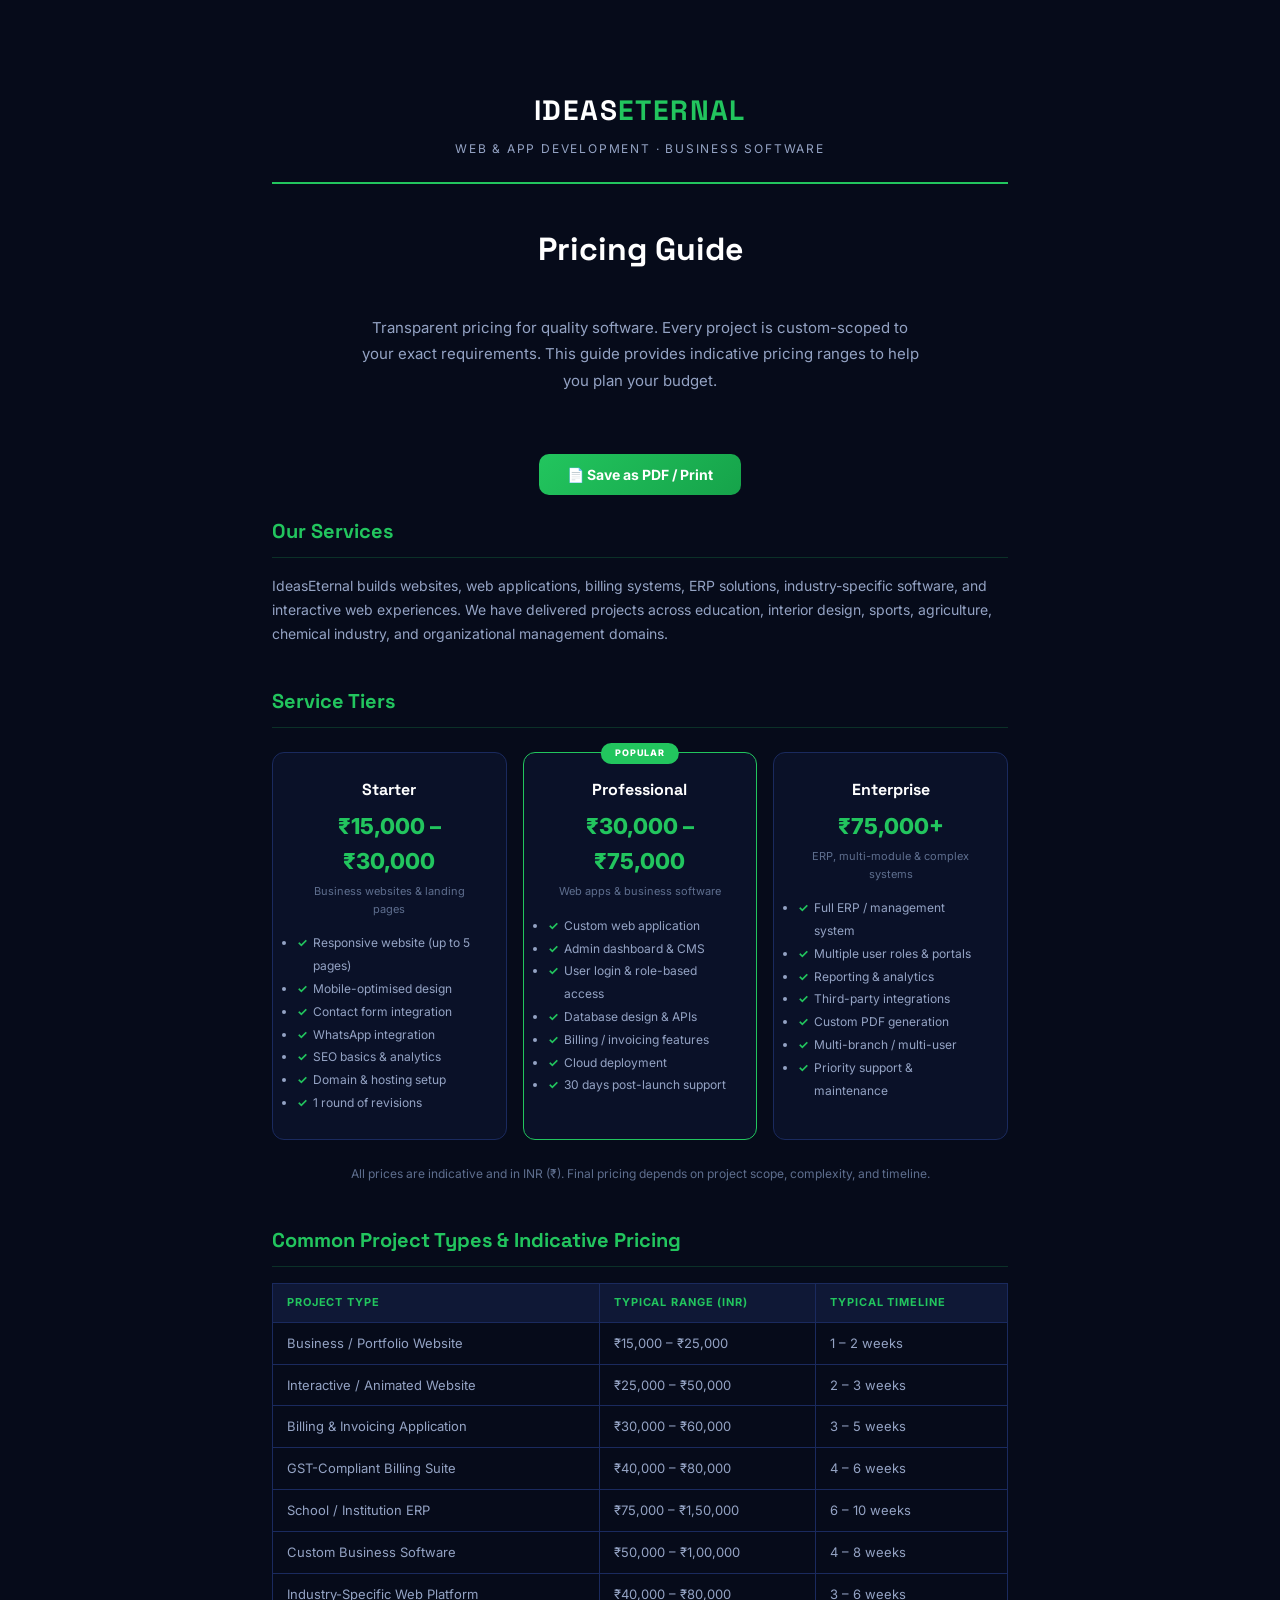
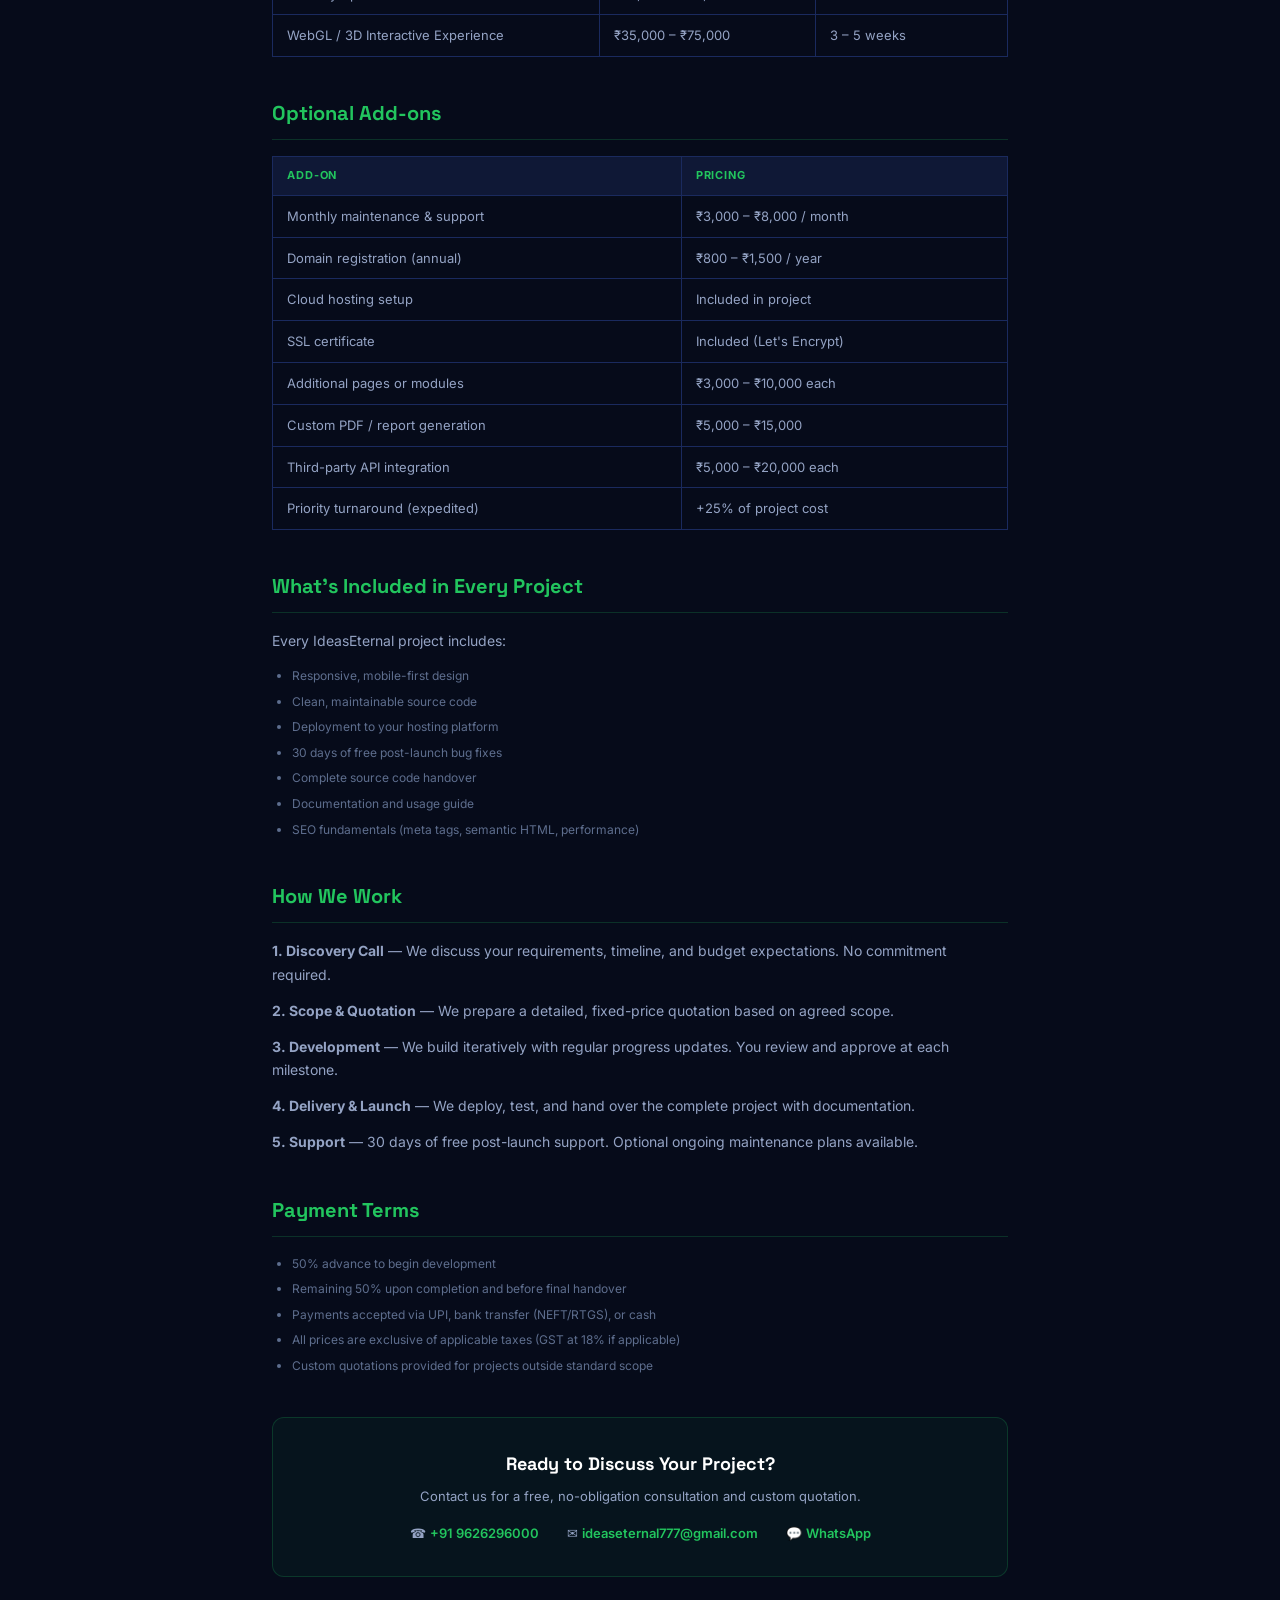
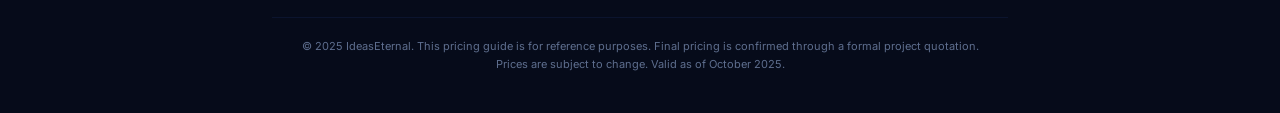
<file: ideaseternal-pricing-guide.html>
<!DOCTYPE html>
<html lang="en">
<head>
<meta charset="UTF-8">
<meta name="viewport" content="width=device-width, initial-scale=1.0">
<title>IdeasEternal — Pricing Guide</title>
<link rel="preconnect" href="https://fonts.googleapis.com">
<link rel="preconnect" href="https://fonts.gstatic.com" crossorigin>
<link href="https://fonts.googleapis.com/css2?family=Inter:wght@400;500;600;700&family=Space+Grotesk:wght@500;600;700;800&display=swap" rel="stylesheet">
<style>
@media print{
  body{-webkit-print-color-adjust:exact;print-color-adjust:exact}
  .no-print{display:none!important}
  .page-break{page-break-after:always}
  @page{margin:1cm}
}
:root{--bg:#060b1a;--bg2:#0a1128;--bg3:#0f1836;--border:#1a2a5e;--or:#22c55e;--txt:#eef2ff;--txts:#94a3c4;--txtm:#5e6e8e;--wh:#fff}
*{margin:0;padding:0;box-sizing:border-box}
body{font-family:'Inter',sans-serif;background:var(--bg);color:var(--txt);line-height:1.6}

.container{max-width:800px;margin:0 auto;padding:40px 32px}
.brand-bar{text-align:center;padding:48px 0 24px;border-bottom:2px solid var(--or)}
.brand-name{font-family:'Space Grotesk',sans-serif;font-size:28px;font-weight:800;color:var(--wh);letter-spacing:.05em}
.brand-name span{color:var(--or)}
.brand-tag{font-size:12px;color:var(--txts);letter-spacing:.15em;text-transform:uppercase;margin-top:6px}
.doc-title{text-align:center;margin:40px 0;font-family:'Space Grotesk',sans-serif;font-size:32px;font-weight:700;color:var(--wh)}
.doc-subtitle{text-align:center;font-size:15px;color:var(--txts);max-width:560px;margin:0 auto 40px;line-height:1.75}

.section{margin-bottom:40px}
.section-title{font-family:'Space Grotesk',sans-serif;font-size:20px;font-weight:700;color:var(--or);margin-bottom:16px;padding-bottom:10px;border-bottom:1px solid rgba(34,197,94,.2)}
.section p{font-size:14px;color:var(--txts);line-height:1.7;margin-bottom:12px}

.tier-grid{display:grid;grid-template-columns:repeat(3,1fr);gap:16px;margin:24px 0}
.tier{background:var(--bg2);border:1px solid var(--border);border-radius:12px;padding:24px;text-align:center;transition:border-color .3s ease}
.tier:hover{border-color:rgba(34,197,94,.4)}
.tier.featured{border-color:var(--or);position:relative}
.tier.featured::before{content:'POPULAR';position:absolute;top:-10px;left:50%;transform:translateX(-50%);padding:3px 14px;border-radius:100px;background:var(--or);color:#fff;font-size:9px;font-weight:800;letter-spacing:.1em}
.tier-name{font-family:'Space Grotesk',sans-serif;font-size:16px;font-weight:700;color:var(--wh);margin-bottom:6px}
.tier-range{font-size:22px;font-weight:800;color:var(--or);margin-bottom:4px}
.tier-note{font-size:11px;color:var(--txtm);margin-bottom:14px}
.tier-list{text-align:left;font-size:12px;color:var(--txts);line-height:1.9}
.tier-list li{padding-left:16px;position:relative}
.tier-list li::before{content:'✓';position:absolute;left:0;color:var(--or);font-weight:700}

.addon-table{width:100%;border-collapse:collapse;margin:16px 0;font-size:13px}
.addon-table th{text-align:left;padding:10px 14px;background:var(--bg3);color:var(--or);font-size:11px;font-weight:700;letter-spacing:.08em;text-transform:uppercase;border:1px solid var(--border)}
.addon-table td{padding:10px 14px;border:1px solid var(--border);color:var(--txts)}
.addon-table tr:hover td{background:rgba(34,197,94,.03)}

.terms{font-size:12px;color:var(--txtm);line-height:1.8}
.terms li{margin-bottom:4px}

.contact-box{text-align:center;padding:32px;background:rgba(34,197,94,.05);border:1px solid rgba(34,197,94,.2);border-radius:12px;margin-top:40px}
.contact-box h3{font-family:'Space Grotesk',sans-serif;font-size:18px;font-weight:700;color:var(--wh);margin-bottom:8px}
.contact-box p{font-size:13px;color:var(--txts);margin-bottom:16px}
.contact-info{display:flex;justify-content:center;gap:28px;flex-wrap:wrap;font-size:13px;color:var(--txts)}
.contact-info a{color:var(--or);text-decoration:none;font-weight:600}

.print-btn{display:inline-flex;align-items:center;gap:8px;padding:12px 28px;border-radius:10px;background:linear-gradient(135deg,#22c55e,#16a34a);color:#fff;border:none;cursor:pointer;font-size:14px;font-weight:700;font-family:inherit;margin:20px auto;transition:all .3s ease}
.print-btn:hover{transform:translateY(-2px);box-shadow:0 8px 24px rgba(34,197,94,.4)}

.footer-note{text-align:center;font-size:11px;color:var(--txtm);margin-top:40px;padding-top:20px;border-top:1px solid rgba(26,42,94,.3)}

@media(max-width:700px){.tier-grid{grid-template-columns:1fr}.container{padding:24px 16px}}
</style>
</head>
<body>
<div class="container">
  <div class="brand-bar">
    <div class="brand-name">IDEAS<span>ETERNAL</span></div>
    <div class="brand-tag">Web &amp; App Development &middot; Business Software</div>
  </div>

  <h1 class="doc-title">Pricing Guide</h1>
  <p class="doc-subtitle">Transparent pricing for quality software. Every project is custom-scoped to your exact requirements. This guide provides indicative pricing ranges to help you plan your budget.</p>

  <div class="no-print" style="text-align:center">
    <button class="print-btn" onclick="window.print()">&#128196; Save as PDF / Print</button>
  </div>

  <div class="section">
    <h2 class="section-title">Our Services</h2>
    <p>IdeasEternal builds websites, web applications, billing systems, ERP solutions, industry-specific software, and interactive web experiences. We have delivered projects across education, interior design, sports, agriculture, chemical industry, and organizational management domains.</p>
  </div>

  <div class="section">
    <h2 class="section-title">Service Tiers</h2>
    <div class="tier-grid">
      <div class="tier">
        <div class="tier-name">Starter</div>
        <div class="tier-range">₹15,000 – ₹30,000</div>
        <div class="tier-note">Business websites &amp; landing pages</div>
        <ul class="tier-list">
          <li>Responsive website (up to 5 pages)</li>
          <li>Mobile-optimised design</li>
          <li>Contact form integration</li>
          <li>WhatsApp integration</li>
          <li>SEO basics &amp; analytics</li>
          <li>Domain &amp; hosting setup</li>
          <li>1 round of revisions</li>
        </ul>
      </div>
      <div class="tier featured">
        <div class="tier-name">Professional</div>
        <div class="tier-range">₹30,000 – ₹75,000</div>
        <div class="tier-note">Web apps &amp; business software</div>
        <ul class="tier-list">
          <li>Custom web application</li>
          <li>Admin dashboard &amp; CMS</li>
          <li>User login &amp; role-based access</li>
          <li>Database design &amp; APIs</li>
          <li>Billing / invoicing features</li>
          <li>Cloud deployment</li>
          <li>30 days post-launch support</li>
        </ul>
      </div>
      <div class="tier">
        <div class="tier-name">Enterprise</div>
        <div class="tier-range">₹75,000+</div>
        <div class="tier-note">ERP, multi-module &amp; complex systems</div>
        <ul class="tier-list">
          <li>Full ERP / management system</li>
          <li>Multiple user roles &amp; portals</li>
          <li>Reporting &amp; analytics</li>
          <li>Third-party integrations</li>
          <li>Custom PDF generation</li>
          <li>Multi-branch / multi-user</li>
          <li>Priority support &amp; maintenance</li>
        </ul>
      </div>
    </div>
    <p style="font-size:12px;color:var(--txtm);text-align:center;margin-top:8px">All prices are indicative and in INR (₹). Final pricing depends on project scope, complexity, and timeline.</p>
  </div>

  <div class="section page-break">
    <h2 class="section-title">Common Project Types &amp; Indicative Pricing</h2>
    <table class="addon-table">
      <thead>
        <tr><th>Project Type</th><th>Typical Range (INR)</th><th>Typical Timeline</th></tr>
      </thead>
      <tbody>
        <tr><td>Business / Portfolio Website</td><td>₹15,000 – ₹25,000</td><td>1 – 2 weeks</td></tr>
        <tr><td>Interactive / Animated Website</td><td>₹25,000 – ₹50,000</td><td>2 – 3 weeks</td></tr>
        <tr><td>Billing &amp; Invoicing Application</td><td>₹30,000 – ₹60,000</td><td>3 – 5 weeks</td></tr>
        <tr><td>GST-Compliant Billing Suite</td><td>₹40,000 – ₹80,000</td><td>4 – 6 weeks</td></tr>
        <tr><td>School / Institution ERP</td><td>₹75,000 – ₹1,50,000</td><td>6 – 10 weeks</td></tr>
        <tr><td>Custom Business Software</td><td>₹50,000 – ₹1,00,000</td><td>4 – 8 weeks</td></tr>
        <tr><td>Industry-Specific Web Platform</td><td>₹40,000 – ₹80,000</td><td>3 – 6 weeks</td></tr>
        <tr><td>WebGL / 3D Interactive Experience</td><td>₹35,000 – ₹75,000</td><td>3 – 5 weeks</td></tr>
      </tbody>
    </table>
  </div>

  <div class="section">
    <h2 class="section-title">Optional Add-ons</h2>
    <table class="addon-table">
      <thead>
        <tr><th>Add-on</th><th>Pricing</th></tr>
      </thead>
      <tbody>
        <tr><td>Monthly maintenance &amp; support</td><td>₹3,000 – ₹8,000 / month</td></tr>
        <tr><td>Domain registration (annual)</td><td>₹800 – ₹1,500 / year</td></tr>
        <tr><td>Cloud hosting setup</td><td>Included in project</td></tr>
        <tr><td>SSL certificate</td><td>Included (Let's Encrypt)</td></tr>
        <tr><td>Additional pages or modules</td><td>₹3,000 – ₹10,000 each</td></tr>
        <tr><td>Custom PDF / report generation</td><td>₹5,000 – ₹15,000</td></tr>
        <tr><td>Third-party API integration</td><td>₹5,000 – ₹20,000 each</td></tr>
        <tr><td>Priority turnaround (expedited)</td><td>+25% of project cost</td></tr>
      </tbody>
    </table>
  </div>

  <div class="section">
    <h2 class="section-title">What's Included in Every Project</h2>
    <p>Every IdeasEternal project includes:</p>
    <ul class="terms" style="padding-left:20px;margin-top:8px">
      <li>Responsive, mobile-first design</li>
      <li>Clean, maintainable source code</li>
      <li>Deployment to your hosting platform</li>
      <li>30 days of free post-launch bug fixes</li>
      <li>Complete source code handover</li>
      <li>Documentation and usage guide</li>
      <li>SEO fundamentals (meta tags, semantic HTML, performance)</li>
    </ul>
  </div>

  <div class="section">
    <h2 class="section-title">How We Work</h2>
    <p><strong>1. Discovery Call</strong> — We discuss your requirements, timeline, and budget expectations. No commitment required.</p>
    <p><strong>2. Scope &amp; Quotation</strong> — We prepare a detailed, fixed-price quotation based on agreed scope.</p>
    <p><strong>3. Development</strong> — We build iteratively with regular progress updates. You review and approve at each milestone.</p>
    <p><strong>4. Delivery &amp; Launch</strong> — We deploy, test, and hand over the complete project with documentation.</p>
    <p><strong>5. Support</strong> — 30 days of free post-launch support. Optional ongoing maintenance plans available.</p>
  </div>

  <div class="section">
    <h2 class="section-title">Payment Terms</h2>
    <ul class="terms" style="padding-left:20px">
      <li>50% advance to begin development</li>
      <li>Remaining 50% upon completion and before final handover</li>
      <li>Payments accepted via UPI, bank transfer (NEFT/RTGS), or cash</li>
      <li>All prices are exclusive of applicable taxes (GST at 18% if applicable)</li>
      <li>Custom quotations provided for projects outside standard scope</li>
    </ul>
  </div>

  <div class="contact-box">
    <h3>Ready to Discuss Your Project?</h3>
    <p>Contact us for a free, no-obligation consultation and custom quotation.</p>
    <div class="contact-info">
      <span>&#9742; <a href="tel:+919626296000">+91 9626296000</a></span>
      <span>&#9993; <a href="mailto:ideaseternal777@gmail.com">ideaseternal777@gmail.com</a></span>
      <span>&#128172; <a href="https://wa.me/919626296000">WhatsApp</a></span>
    </div>
  </div>

  <div class="footer-note">
    &copy; 2025 IdeasEternal. This pricing guide is for reference purposes. Final pricing is confirmed through a formal project quotation.<br>
    Prices are subject to change. Valid as of October 2025.
  </div>
</div>
</body>
</html>
</file>
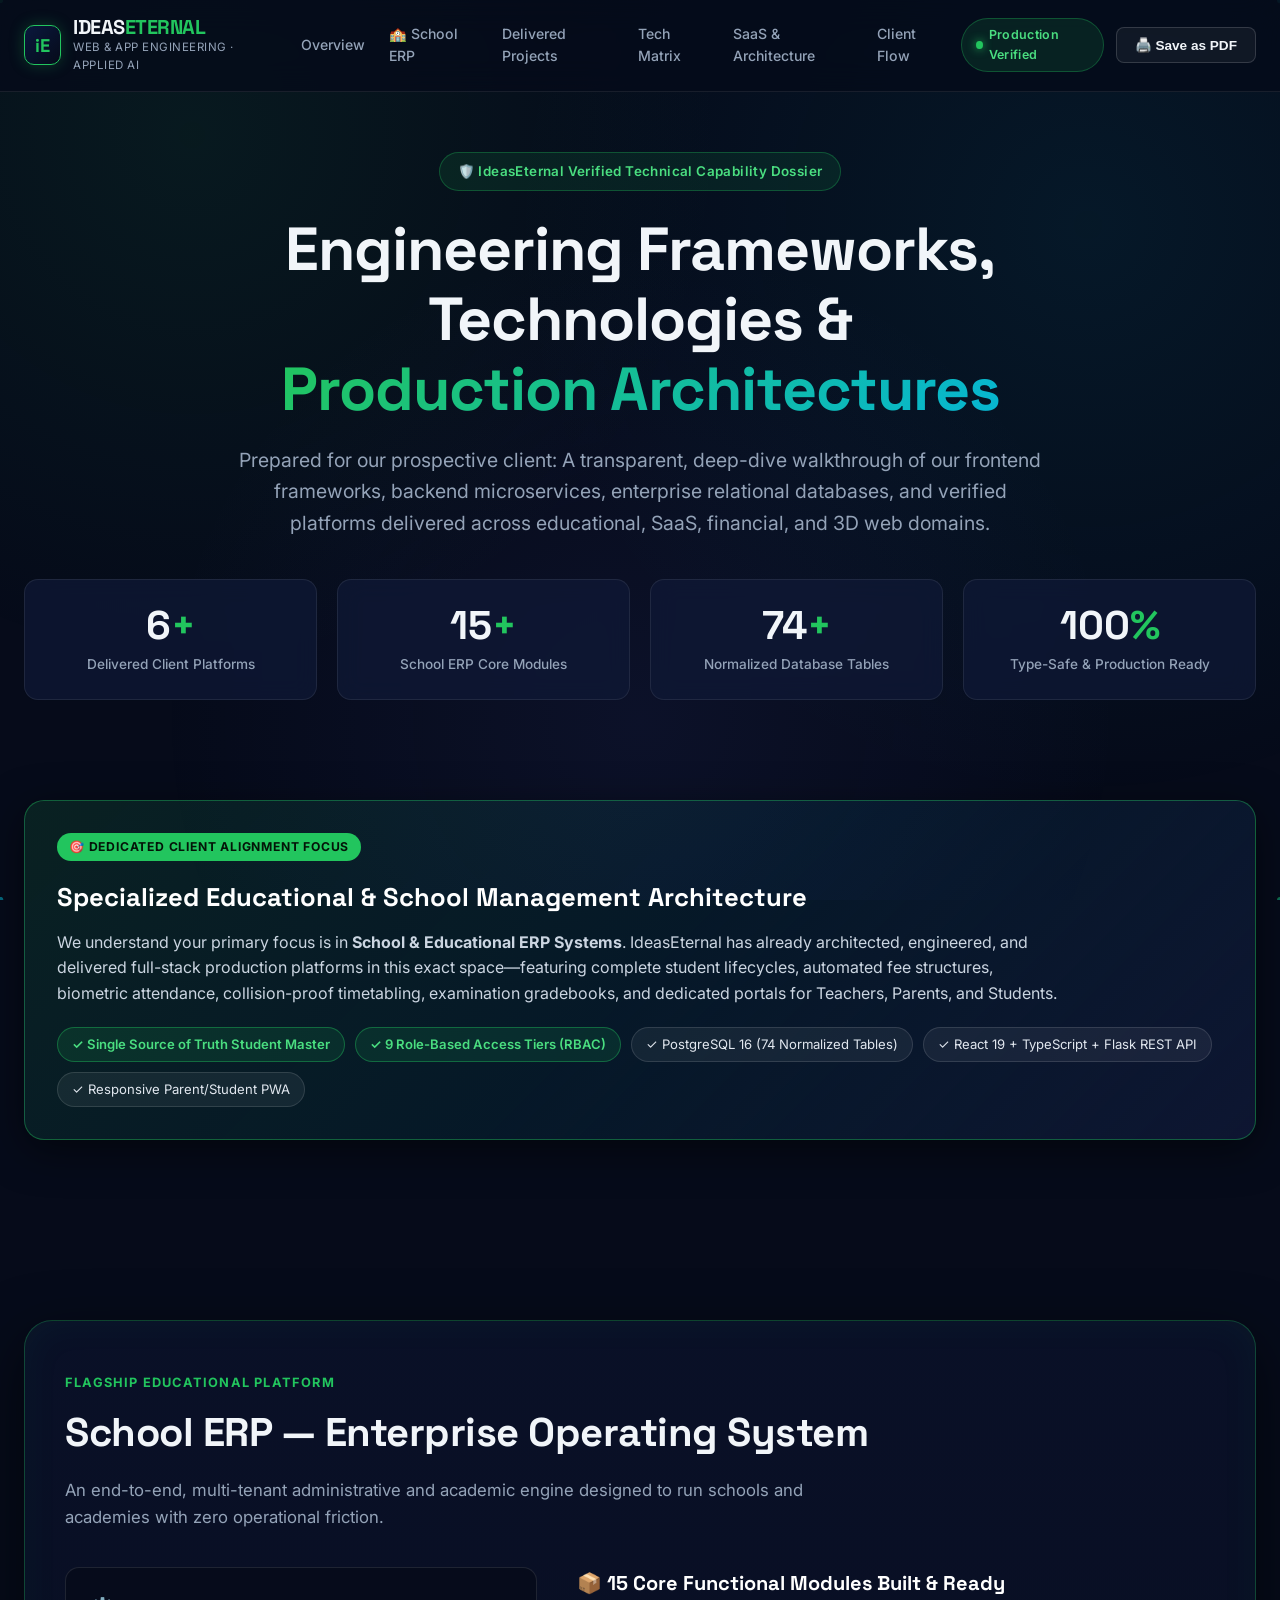
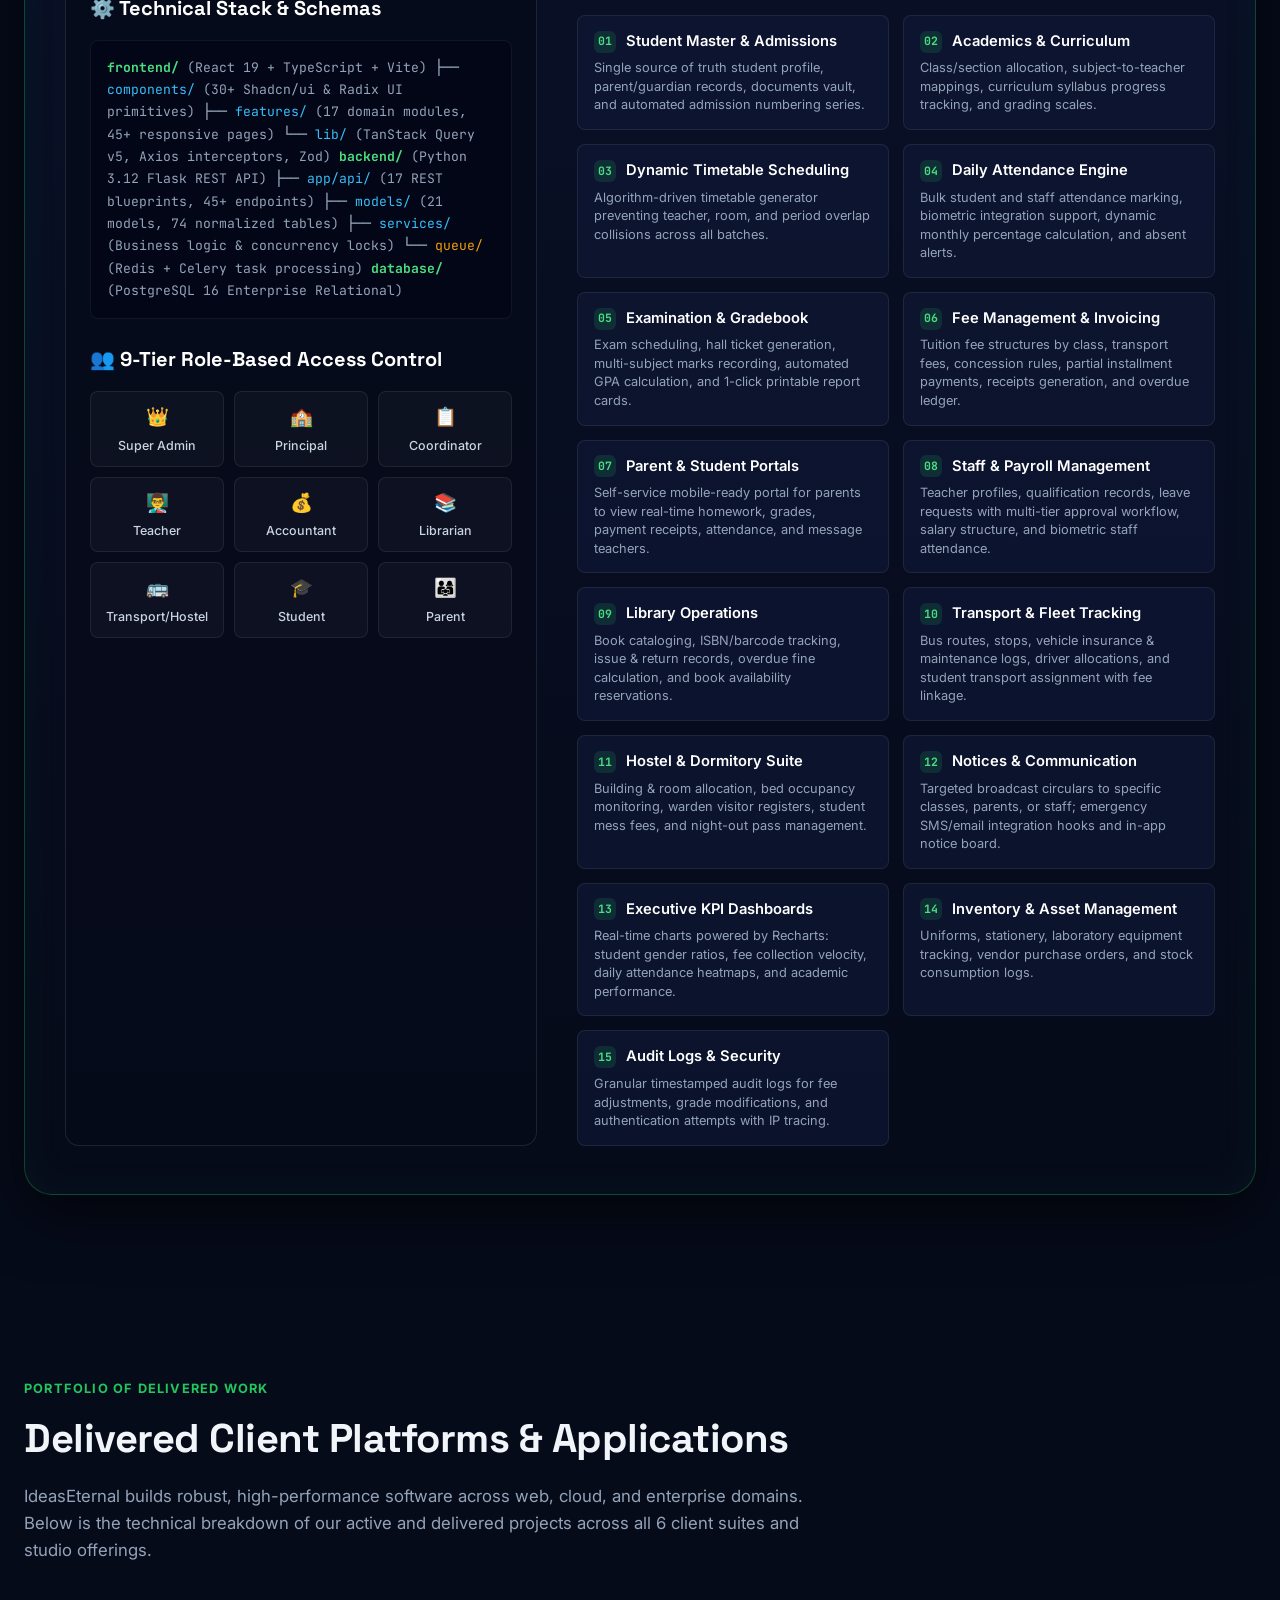
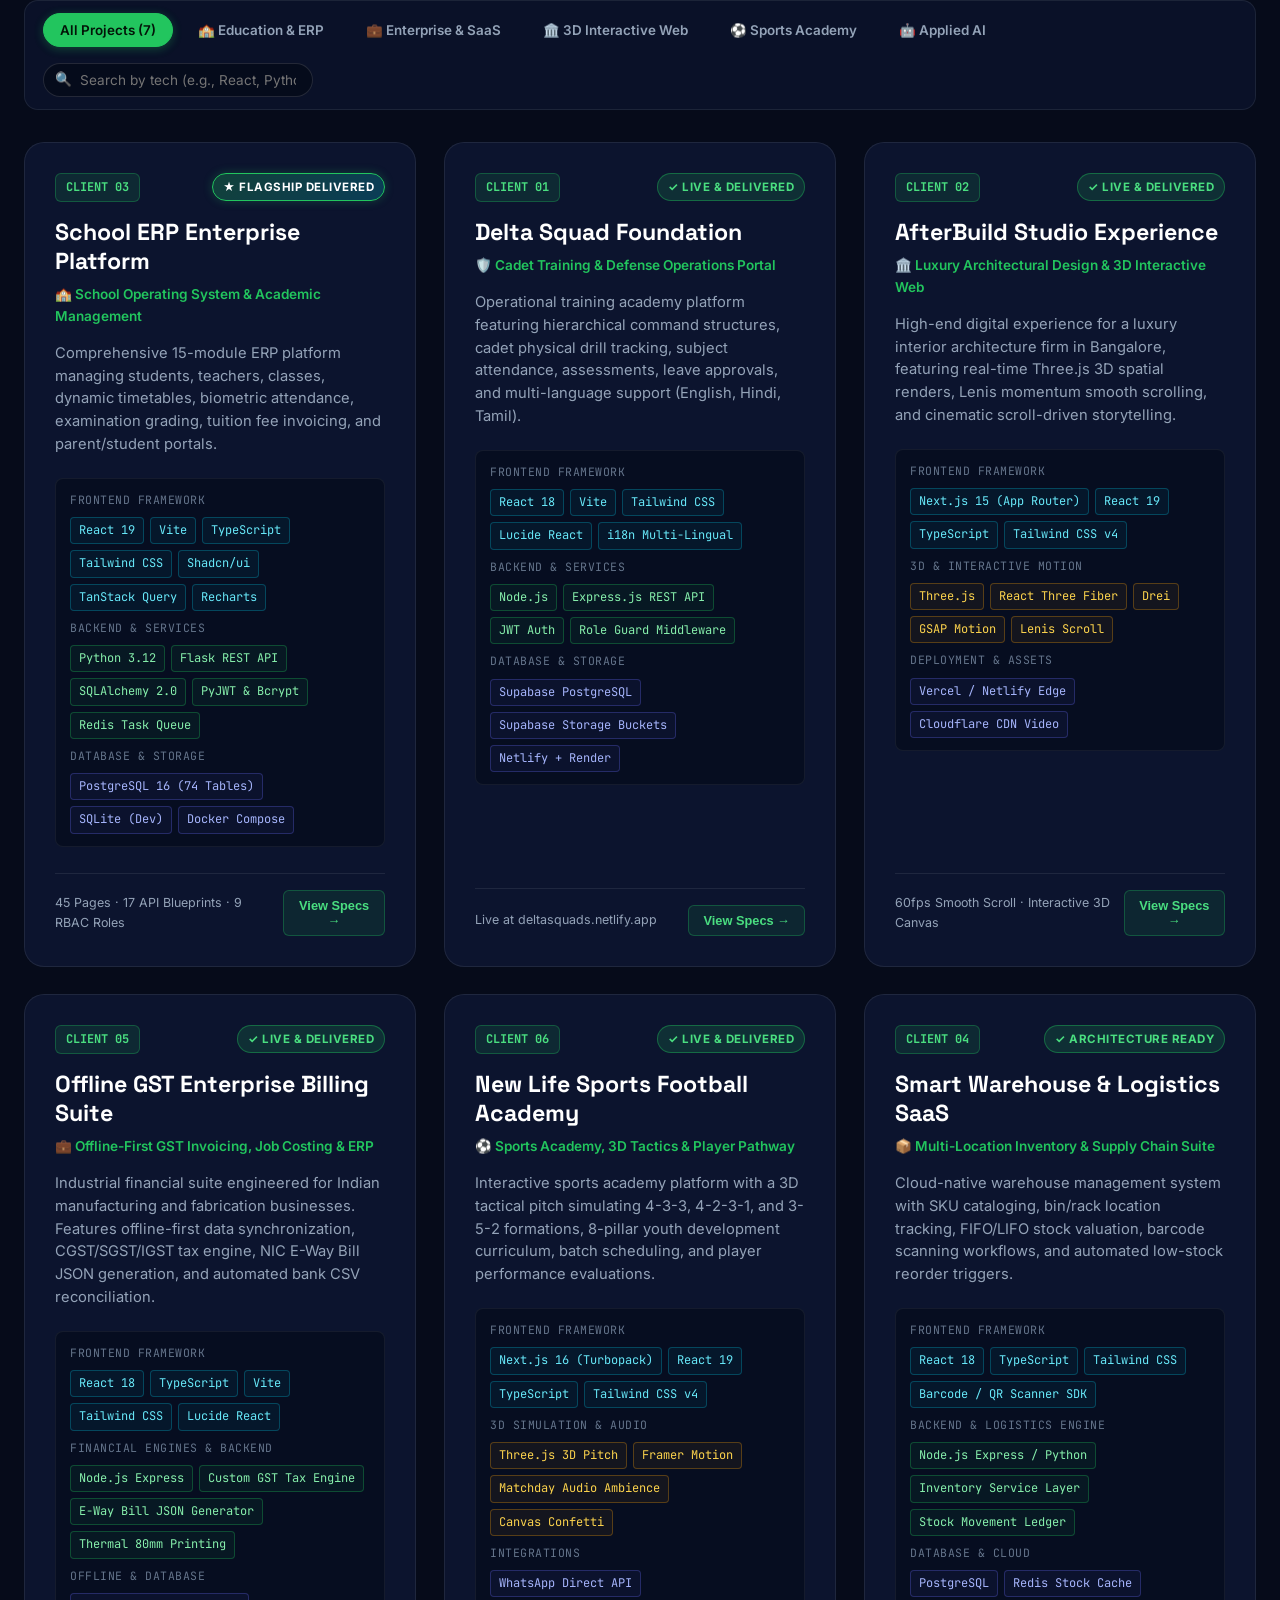
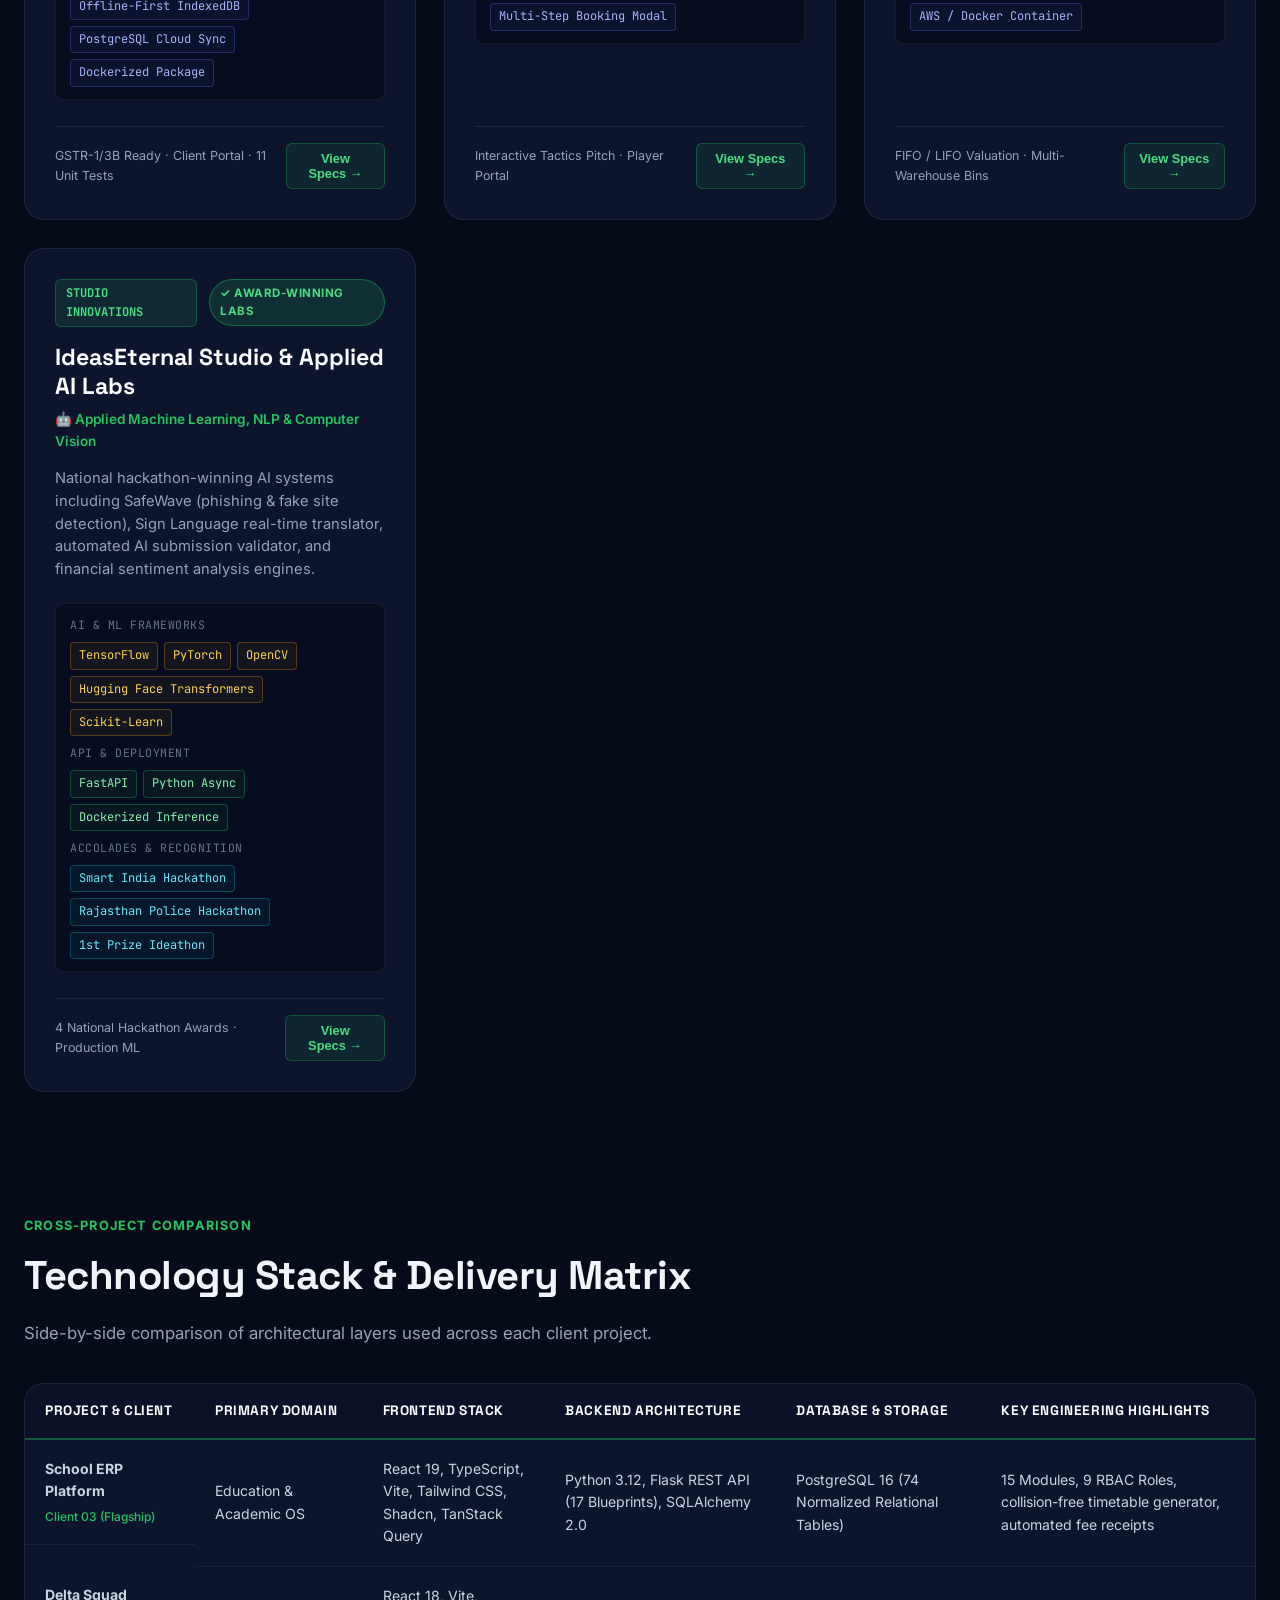
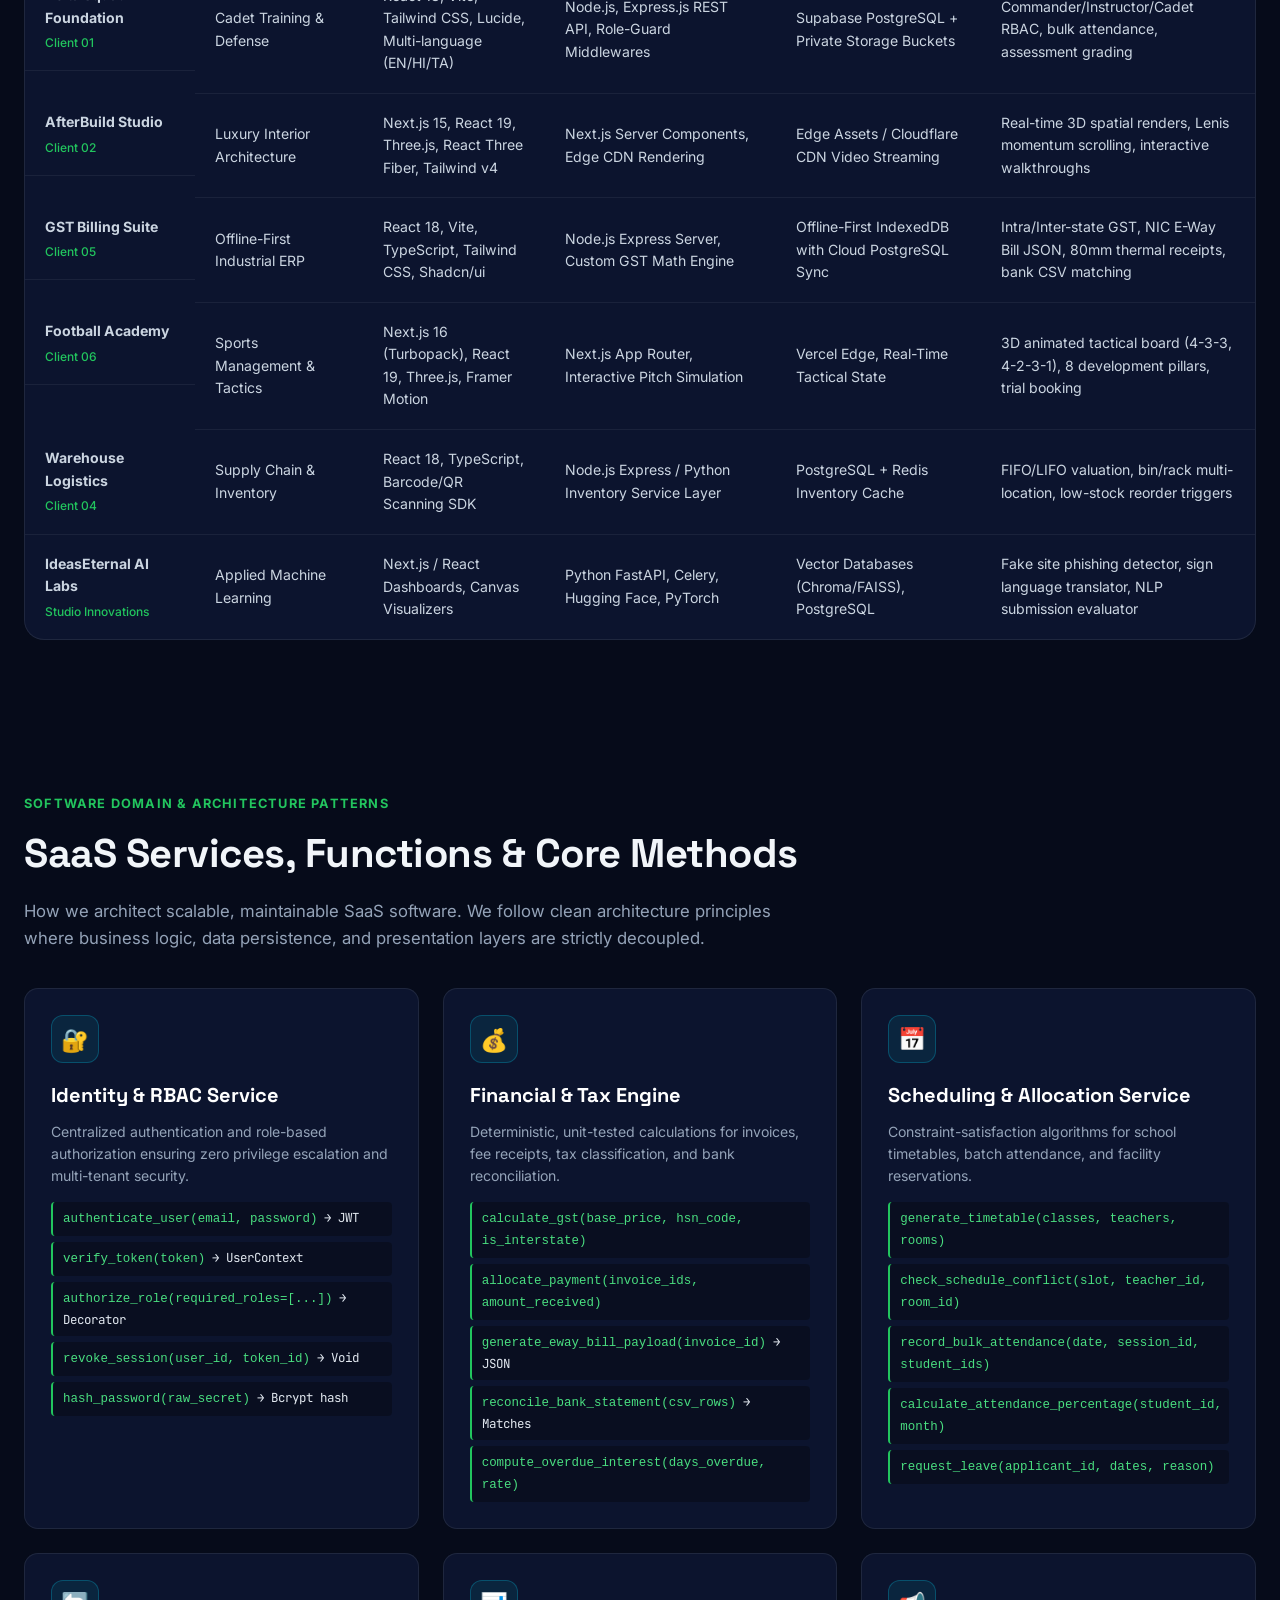
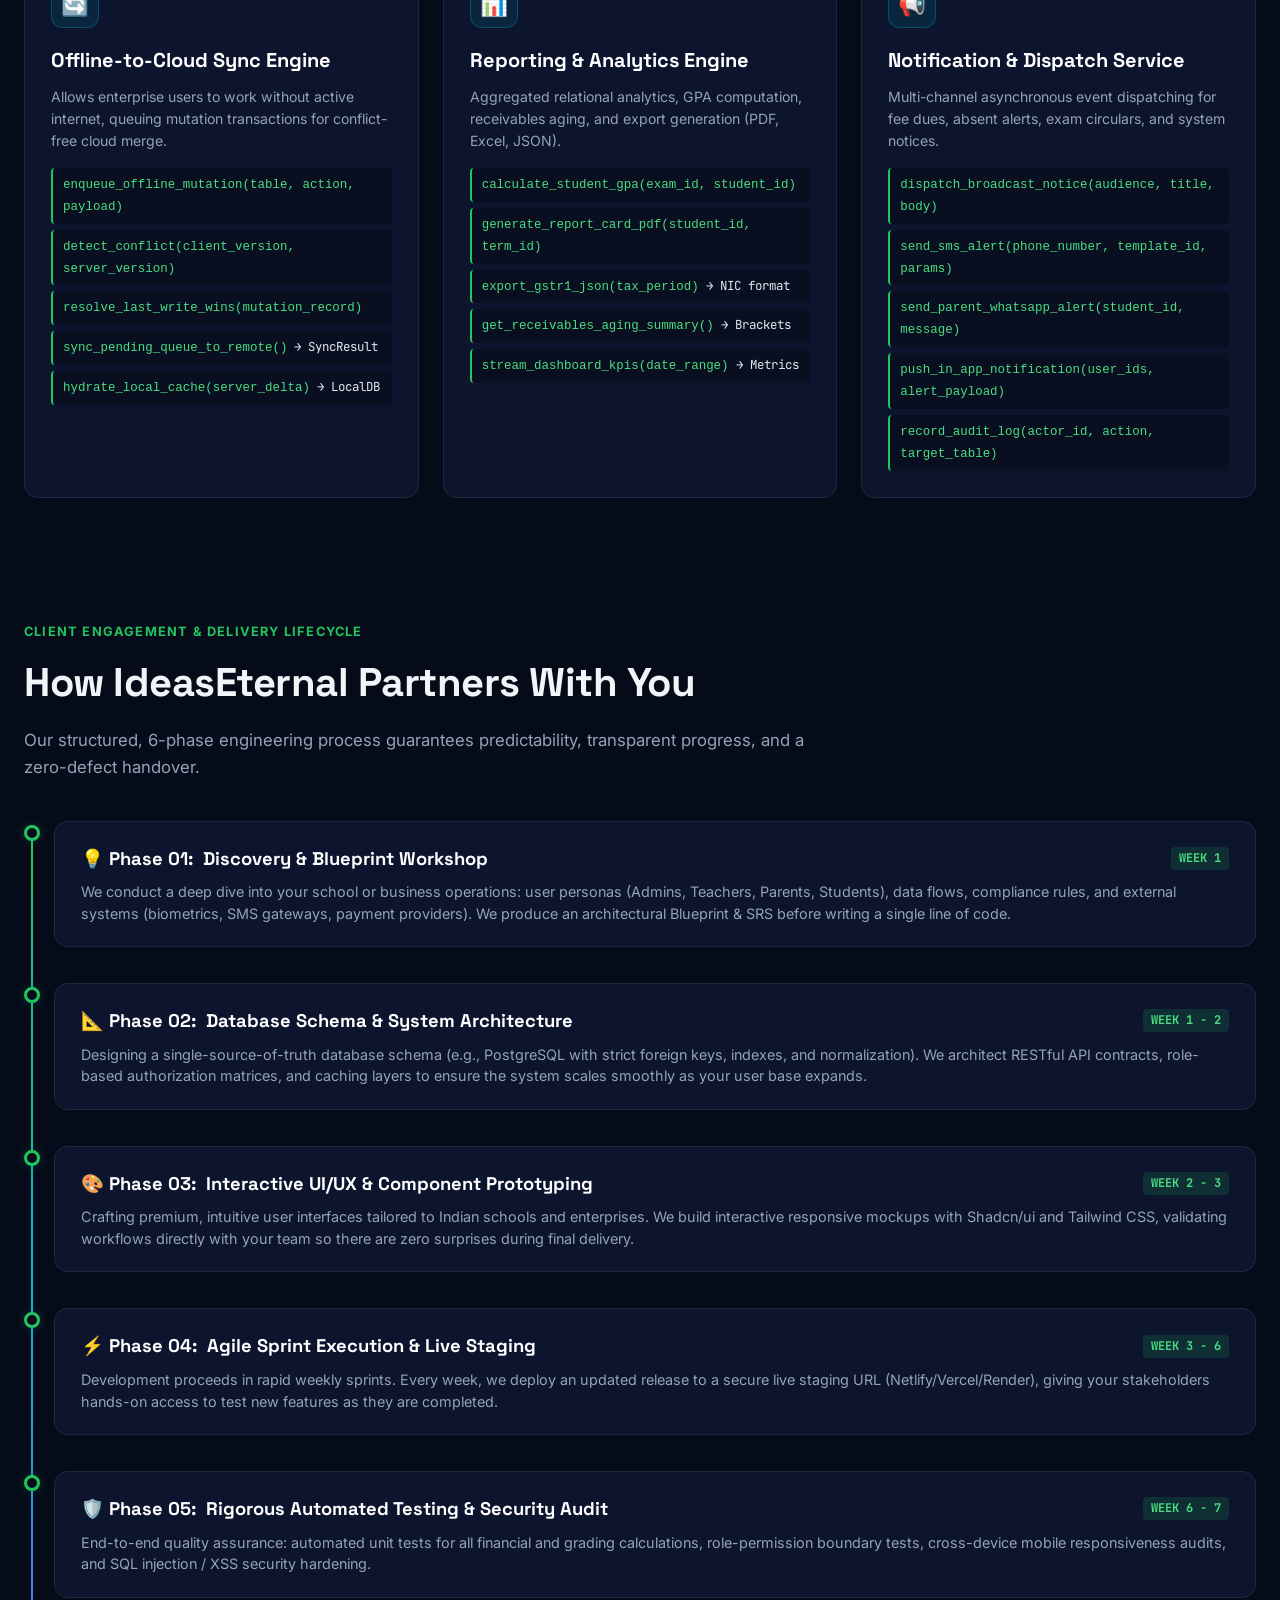
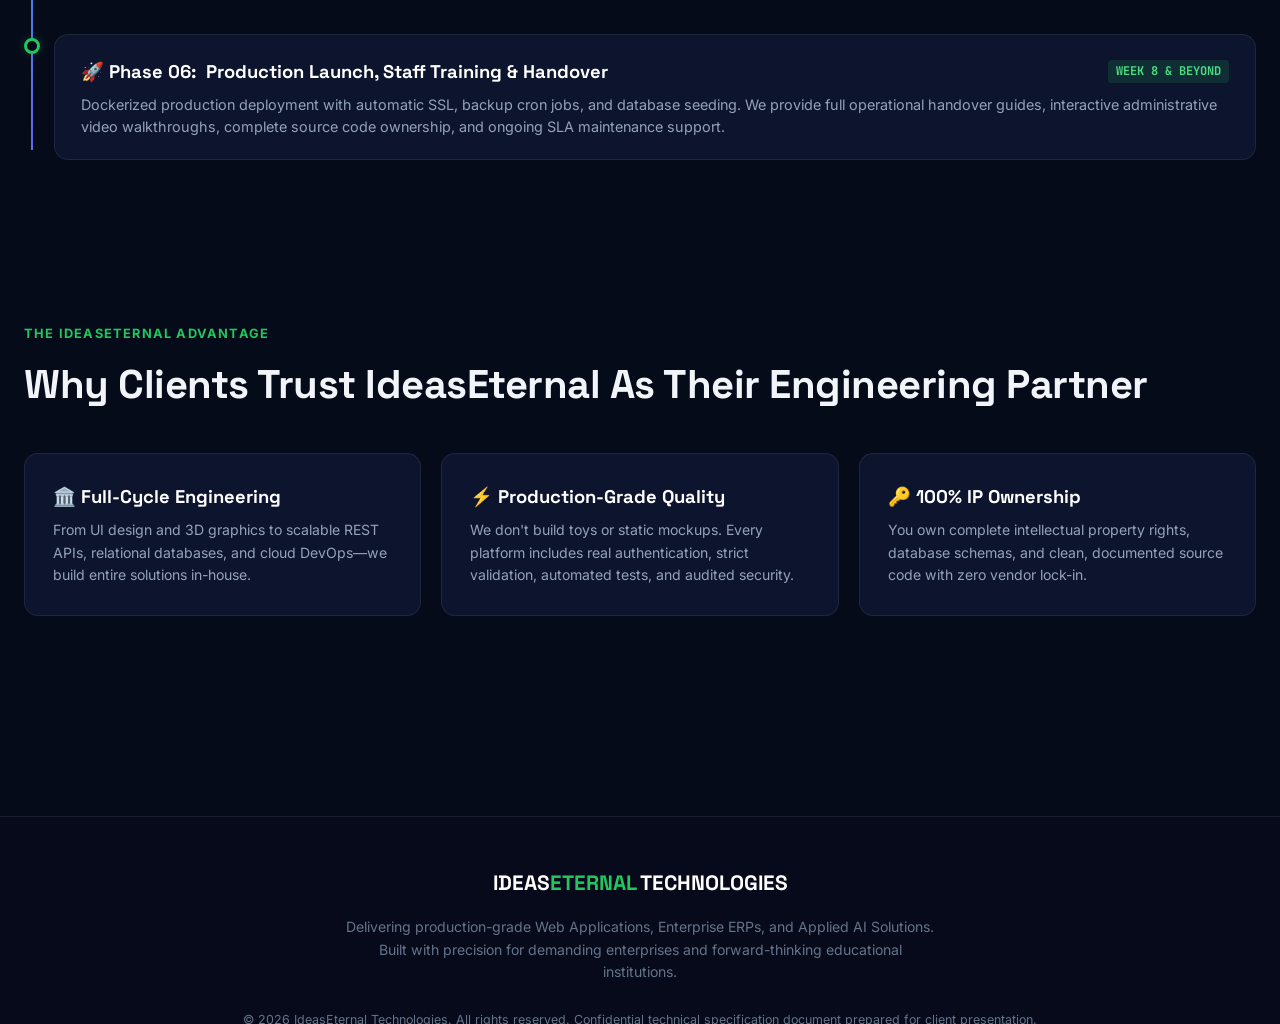
<file: tech_stack_and_projects_showcase.html>
<!DOCTYPE html>
<html lang="en">
<head>
  <meta charset="UTF-8">
  <meta name="viewport" content="width=device-width, initial-scale=1.0">
  <title>IdeasEternal — Technology Stack, Software Architecture & Delivered Projects Showcase</title>
  <meta name="description" content="Comprehensive technical dossier of frameworks, backend services, enterprise databases, and verified client deliverables built by IdeasEternal Technologies.">
  <link rel="preconnect" href="https://fonts.googleapis.com">
  <link rel="preconnect" href="https://fonts.gstatic.com" crossorigin>
  <link href="https://fonts.googleapis.com/css2?family=Inter:wght@300;400;500;600;700;800;900&family=JetBrains+Mono:wght@400;500;600;700&family=Space+Grotesk:wght@400;500;600;700&display=swap" rel="stylesheet">
  <style>
    :root {
      --bg: #060b1a;
      --bg-alt: #0a1128;
      --card-bg: rgba(15, 24, 54, 0.75);
      --card-border: rgba(34, 197, 94, 0.2);
      --card-hover-border: rgba(34, 197, 94, 0.6);
      --primary: #22c55e;
      --primary-light: #4ade80;
      --primary-dark: #16a34a;
      --primary-glow: rgba(34, 197, 94, 0.25);
      --cyan: #06b6d4;
      --cyan-glow: rgba(6, 182, 212, 0.25);
      --indigo: #6366f1;
      --indigo-glow: rgba(99, 102, 241, 0.25);
      --amber: #f59e0b;
      --text-main: #f1f5f9;
      --text-muted: #94a3b8;
      --text-dim: #64748b;
      --surface: #0f172a;
      --surface-border: #1e293b;
      --font-display: 'Space Grotesk', -apple-system, BlinkMacSystemFont, sans-serif;
      --font-body: 'Inter', -apple-system, BlinkMacSystemFont, sans-serif;
      --font-mono: 'JetBrains Mono', monospace;
      --radius-sm: 8px;
      --radius-md: 14px;
      --radius-lg: 20px;
      --radius-xl: 28px;
      --shadow-subtle: 0 4px 20px rgba(0, 0, 0, 0.4);
      --shadow-glow: 0 0 35px var(--primary-glow);
      --transition: all 0.3s cubic-bezier(0.16, 1, 0.3, 1);
    }

    * {
      box-sizing: border-box;
      margin: 0;
      padding: 0;
    }

    html {
      scroll-behavior: smooth;
      background: var(--bg);
      color: var(--text-main);
      font-family: var(--font-body);
      line-height: 1.6;
    }

    body {
      overflow-x: hidden;
      min-height: 100vh;
      position: relative;
    }

    /* Background canvas & atmospheric mesh */
    #particle-canvas {
      position: fixed;
      top: 0;
      left: 0;
      width: 100%;
      height: 100%;
      z-index: 0;
      pointer-events: none;
      opacity: 0.55;
    }

    .bg-mesh {
      position: fixed;
      top: 0;
      left: 0;
      width: 100%;
      height: 100%;
      background: 
        radial-gradient(circle at 15% 15%, rgba(34, 197, 94, 0.08) 0%, transparent 40%),
        radial-gradient(circle at 85% 25%, rgba(6, 182, 212, 0.08) 0%, transparent 45%),
        radial-gradient(circle at 50% 80%, rgba(99, 102, 241, 0.07) 0%, transparent 50%);
      z-index: 0;
      pointer-events: none;
    }

    .content-wrapper {
      position: relative;
      z-index: 1;
      max-width: 1400px;
      margin: 0 auto;
      padding: 0 24px;
    }

    /* TOP NAVIGATION */
    header.header {
      position: sticky;
      top: 0;
      z-index: 100;
      backdrop-filter: blur(16px);
      -webkit-backdrop-filter: blur(16px);
      background: rgba(6, 11, 26, 0.82);
      border-bottom: 1px solid rgba(255, 255, 255, 0.08);
      transition: var(--transition);
    }

    .nav-inner {
      max-width: 1400px;
      margin: 0 auto;
      padding: 16px 24px;
      display: flex;
      align-items: center;
      justify-content: space-between;
      gap: 16px;
    }

    .brand {
      display: flex;
      align-items: center;
      gap: 12px;
      text-decoration: none;
      color: var(--text-main);
    }

    .brand-logo {
      width: 40px;
      height: 40px;
      border-radius: 10px;
      background: linear-gradient(135deg, #0a183d, #060b1a);
      border: 1px solid var(--primary);
      display: flex;
      align-items: center;
      justify-content: center;
      font-family: var(--font-display);
      font-weight: 800;
      color: var(--primary);
      font-size: 1.15rem;
      box-shadow: 0 0 15px var(--primary-glow);
    }

    .brand-text h1 {
      font-family: var(--font-display);
      font-size: 1.25rem;
      font-weight: 800;
      letter-spacing: -0.5px;
      line-height: 1.1;
    }

    .brand-text h1 span {
      color: var(--primary);
    }

    .brand-tagline {
      font-size: 0.72rem;
      color: var(--text-muted);
      letter-spacing: 0.5px;
      text-transform: uppercase;
    }

    .nav-links {
      display: flex;
      align-items: center;
      gap: 24px;
      list-style: none;
    }

    .nav-links a {
      color: var(--text-muted);
      text-decoration: none;
      font-size: 0.88rem;
      font-weight: 500;
      transition: var(--transition);
      display: flex;
      align-items: center;
      gap: 6px;
    }

    .nav-links a:hover, .nav-links a.active {
      color: var(--primary-light);
    }

    .nav-actions {
      display: flex;
      align-items: center;
      gap: 12px;
    }

    .badge-client-ready {
      display: inline-flex;
      align-items: center;
      gap: 6px;
      padding: 6px 14px;
      border-radius: 999px;
      background: rgba(34, 197, 94, 0.12);
      border: 1px solid rgba(34, 197, 94, 0.3);
      color: var(--primary-light);
      font-size: 0.78rem;
      font-weight: 600;
      letter-spacing: 0.3px;
    }

    .status-pulse {
      width: 8px;
      height: 8px;
      border-radius: 50%;
      background: var(--primary);
      box-shadow: 0 0 10px var(--primary);
      animation: pulse 2s infinite;
    }

    @keyframes pulse {
      0% { transform: scale(0.95); box-shadow: 0 0 0 0 rgba(34, 197, 94, 0.7); }
      70% { transform: scale(1.1); box-shadow: 0 0 0 8px rgba(34, 197, 94, 0); }
      100% { transform: scale(0.95); box-shadow: 0 0 0 0 rgba(34, 197, 94, 0); }
    }

    .btn {
      display: inline-flex;
      align-items: center;
      justify-content: center;
      gap: 8px;
      padding: 9px 18px;
      border-radius: var(--radius-sm);
      font-size: 0.85rem;
      font-weight: 600;
      text-decoration: none;
      cursor: pointer;
      border: 1px solid transparent;
      transition: var(--transition);
      white-space: nowrap;
    }

    .btn-primary {
      background: linear-gradient(135deg, var(--primary), var(--primary-dark));
      color: #041008;
      box-shadow: 0 4px 14px rgba(34, 197, 94, 0.35);
    }

    .btn-primary:hover {
      box-shadow: 0 6px 20px rgba(34, 197, 94, 0.55);
      transform: translateY(-2px);
    }

    .btn-secondary {
      background: rgba(255, 255, 255, 0.05);
      color: var(--text-main);
      border-color: rgba(255, 255, 255, 0.15);
    }

    .btn-secondary:hover {
      background: rgba(255, 255, 255, 0.1);
      border-color: rgba(255, 255, 255, 0.3);
      transform: translateY(-2px);
    }

    /* HERO SECTION */
    .hero {
      padding: 60px 0 40px;
      text-align: center;
      position: relative;
    }

    .hero-pill {
      display: inline-flex;
      align-items: center;
      gap: 8px;
      padding: 8px 18px;
      background: rgba(34, 197, 94, 0.1);
      border: 1px solid rgba(34, 197, 94, 0.3);
      border-radius: 999px;
      color: var(--primary-light);
      font-size: 0.84rem;
      font-weight: 600;
      margin-bottom: 24px;
      letter-spacing: 0.4px;
    }

    .hero h2 {
      font-family: var(--font-display);
      font-size: clamp(2.2rem, 5vw, 3.8rem);
      font-weight: 800;
      line-height: 1.15;
      letter-spacing: -1px;
      margin-bottom: 20px;
      max-width: 1000px;
      margin-left: auto;
      margin-right: auto;
    }

    .hero h2 .highlight {
      background: linear-gradient(135deg, #22c55e, #06b6d4);
      -webkit-background-clip: text;
      -webkit-text-fill-color: transparent;
      display: inline;
    }

    .hero p {
      color: var(--text-muted);
      font-size: clamp(1rem, 2vw, 1.22rem);
      max-width: 820px;
      margin: 0 auto 36px;
      font-weight: 400;
    }

    /* METRIC COUNTER ROW */
    .metrics-row {
      display: grid;
      grid-template-columns: repeat(auto-fit, minmax(210px, 1fr));
      gap: 20px;
      margin: 40px 0 60px;
    }

    .metric-card {
      background: var(--card-bg);
      border: 1px solid rgba(255, 255, 255, 0.08);
      border-radius: var(--radius-md);
      padding: 24px 20px;
      text-align: center;
      position: relative;
      overflow: hidden;
      transition: var(--transition);
      backdrop-filter: blur(12px);
    }

    .metric-card::before {
      content: '';
      position: absolute;
      top: 0;
      left: 0;
      width: 100%;
      height: 3px;
      background: linear-gradient(90deg, transparent, var(--primary), transparent);
      opacity: 0;
      transition: var(--transition);
    }

    .metric-card:hover {
      transform: translateY(-5px);
      border-color: var(--card-hover-border);
      box-shadow: 0 10px 30px rgba(0, 0, 0, 0.4);
    }

    .metric-card:hover::before {
      opacity: 1;
    }

    .metric-value {
      font-family: var(--font-display);
      font-size: 2.5rem;
      font-weight: 800;
      color: var(--text-main);
      line-height: 1.1;
      margin-bottom: 6px;
    }

    .metric-value span {
      color: var(--primary);
    }

    .metric-label {
      font-size: 0.85rem;
      color: var(--text-muted);
      font-weight: 500;
    }

    /* SECTION STYLING */
    section {
      padding: 60px 0;
      position: relative;
    }

    .section-header {
      margin-bottom: 36px;
    }

    .section-header .sub-badge {
      font-size: 0.8rem;
      font-weight: 700;
      text-transform: uppercase;
      letter-spacing: 1.2px;
      color: var(--primary);
      margin-bottom: 8px;
      display: inline-block;
    }

    .section-header h3 {
      font-family: var(--font-display);
      font-size: clamp(1.8rem, 3.5vw, 2.5rem);
      font-weight: 800;
      letter-spacing: -0.5px;
      margin-bottom: 12px;
    }

    .section-header p {
      color: var(--text-muted);
      font-size: 1.05rem;
      max-width: 780px;
    }

    /* CALLOUT BANNER FOR NEW CLIENT (SCHOOL FOCUS) */
    .client-callout-banner {
      background: linear-gradient(135deg, rgba(34, 197, 94, 0.12) 0%, rgba(6, 182, 212, 0.08) 50%, rgba(15, 24, 54, 0.85) 100%);
      border: 1px solid rgba(34, 197, 94, 0.4);
      border-radius: var(--radius-lg);
      padding: 32px;
      margin-bottom: 60px;
      position: relative;
      overflow: hidden;
      box-shadow: 0 10px 40px rgba(0, 0, 0, 0.5);
    }

    .callout-badge {
      display: inline-flex;
      align-items: center;
      gap: 6px;
      background: var(--primary);
      color: #041408;
      font-weight: 700;
      font-size: 0.76rem;
      padding: 4px 12px;
      border-radius: 999px;
      text-transform: uppercase;
      letter-spacing: 0.8px;
      margin-bottom: 16px;
    }

    .callout-content h4 {
      font-family: var(--font-display);
      font-size: 1.6rem;
      font-weight: 700;
      margin-bottom: 12px;
      color: #ffffff;
    }

    .callout-content p {
      color: #cbd5e1;
      font-size: 1rem;
      max-width: 1000px;
      margin-bottom: 20px;
    }

    .callout-badges {
      display: flex;
      flex-wrap: wrap;
      gap: 10px;
    }

    .pill-tag {
      background: rgba(255, 255, 255, 0.06);
      border: 1px solid rgba(255, 255, 255, 0.12);
      padding: 6px 14px;
      border-radius: 999px;
      font-size: 0.82rem;
      color: #e2e8f0;
      display: inline-flex;
      align-items: center;
      gap: 6px;
    }

    .pill-tag.accent {
      border-color: rgba(34, 197, 94, 0.4);
      background: rgba(34, 197, 94, 0.12);
      color: var(--primary-light);
      font-weight: 600;
    }

    /* SEARCH & FILTER CONTROLS */
    .filter-bar {
      display: flex;
      flex-wrap: wrap;
      align-items: center;
      justify-content: space-between;
      gap: 16px;
      margin-bottom: 32px;
      background: rgba(15, 24, 54, 0.5);
      border: 1px solid rgba(255, 255, 255, 0.08);
      border-radius: var(--radius-md);
      padding: 12px 18px;
    }

    .filter-tabs {
      display: flex;
      flex-wrap: wrap;
      gap: 8px;
    }

    .tab-btn {
      background: transparent;
      border: 1px solid transparent;
      color: var(--text-muted);
      font-family: var(--font-body);
      font-size: 0.84rem;
      font-weight: 600;
      padding: 8px 16px;
      border-radius: 999px;
      cursor: pointer;
      transition: var(--transition);
    }

    .tab-btn:hover {
      color: var(--text-main);
      background: rgba(255, 255, 255, 0.05);
    }

    .tab-btn.active {
      background: var(--primary);
      color: #031408;
      border-color: var(--primary);
      box-shadow: 0 2px 10px rgba(34, 197, 94, 0.3);
    }

    .search-box {
      position: relative;
      min-width: 260px;
    }

    .search-box input {
      width: 100%;
      background: rgba(6, 11, 26, 0.8);
      border: 1px solid rgba(255, 255, 255, 0.12);
      border-radius: 999px;
      padding: 8px 16px 8px 36px;
      color: var(--text-main);
      font-size: 0.85rem;
      font-family: var(--font-body);
      outline: none;
      transition: var(--transition);
    }

    .search-box input:focus {
      border-color: var(--primary);
      box-shadow: 0 0 15px rgba(34, 197, 94, 0.2);
    }

    .search-icon {
      position: absolute;
      left: 12px;
      top: 50%;
      transform: translateY(-50%);
      color: var(--text-dim);
      font-size: 0.85rem;
      pointer-events: none;
    }

    /* PROJECT CARDS (3D TILT EFFECT) */
    .projects-grid {
      display: grid;
      grid-template-columns: repeat(auto-fit, minmax(390px, 1fr));
      gap: 28px;
    }

    .project-card {
      background: var(--card-bg);
      border: 1px solid rgba(255, 255, 255, 0.08);
      border-radius: var(--radius-lg);
      padding: 30px;
      display: flex;
      flex-direction: column;
      justify-content: space-between;
      position: relative;
      overflow: hidden;
      transition: transform 0.4s cubic-bezier(0.16, 1, 0.3, 1), border-color 0.4s ease, box-shadow 0.4s ease;
      backdrop-filter: blur(14px);
      transform-style: preserve-3d;
      will-change: transform;
    }

    .project-card:hover {
      border-color: var(--card-hover-border);
      box-shadow: 0 16px 40px rgba(0, 0, 0, 0.5), 0 0 30px var(--primary-glow);
    }

    .card-top {
      display: flex;
      align-items: flex-start;
      justify-content: space-between;
      gap: 12px;
      margin-bottom: 16px;
    }

    .project-num-tag {
      font-family: var(--font-mono);
      font-size: 0.75rem;
      font-weight: 700;
      color: var(--primary-light);
      background: rgba(34, 197, 94, 0.12);
      border: 1px solid rgba(34, 197, 94, 0.3);
      padding: 4px 10px;
      border-radius: 6px;
    }

    .status-badge {
      font-size: 0.72rem;
      font-weight: 700;
      padding: 4px 10px;
      border-radius: 999px;
      text-transform: uppercase;
      letter-spacing: 0.5px;
    }

    .status-completed {
      background: rgba(34, 197, 94, 0.15);
      color: #4ade80;
      border: 1px solid rgba(34, 197, 94, 0.4);
    }

    .status-flagship {
      background: linear-gradient(135deg, rgba(34, 197, 94, 0.25), rgba(6, 182, 212, 0.25));
      color: #ffffff;
      border: 1px solid var(--primary);
      box-shadow: 0 0 10px var(--primary-glow);
    }

    .project-title {
      font-family: var(--font-display);
      font-size: 1.45rem;
      font-weight: 700;
      line-height: 1.25;
      margin-bottom: 8px;
      color: #ffffff;
    }

    .project-domain {
      font-size: 0.85rem;
      font-weight: 600;
      color: var(--primary);
      margin-bottom: 14px;
      display: flex;
      align-items: center;
      gap: 6px;
    }

    .project-desc {
      color: #94a3b8;
      font-size: 0.92rem;
      line-height: 1.55;
      margin-bottom: 22px;
    }

    /* TECH STACK CHIPS */
    .stack-category-group {
      background: rgba(6, 11, 26, 0.65);
      border: 1px solid rgba(255, 255, 255, 0.06);
      border-radius: var(--radius-sm);
      padding: 12px 14px;
      margin-bottom: 16px;
    }

    .stack-row {
      display: flex;
      flex-direction: column;
      gap: 8px;
      margin-bottom: 8px;
    }

    .stack-row:last-child {
      margin-bottom: 0;
    }

    .stack-label {
      font-family: var(--font-mono);
      font-size: 0.72rem;
      color: var(--text-dim);
      text-transform: uppercase;
      letter-spacing: 0.5px;
      display: flex;
      align-items: center;
      gap: 6px;
    }

    .stack-chips {
      display: flex;
      flex-wrap: wrap;
      gap: 6px;
    }

    .tech-chip {
      font-family: var(--font-mono);
      font-size: 0.75rem;
      padding: 3px 8px;
      border-radius: 4px;
      background: rgba(255, 255, 255, 0.05);
      border: 1px solid rgba(255, 255, 255, 0.1);
      color: #cbd5e1;
    }

    .tech-chip.fe { border-color: rgba(6, 182, 212, 0.3); color: #67e8f9; background: rgba(6, 182, 212, 0.06); }
    .tech-chip.be { border-color: rgba(34, 197, 94, 0.3); color: #86efac; background: rgba(34, 197, 94, 0.06); }
    .tech-chip.db { border-color: rgba(99, 102, 241, 0.3); color: #a5b4fc; background: rgba(99, 102, 241, 0.06); }
    .tech-chip.feat { border-color: rgba(245, 158, 11, 0.3); color: #fcd34d; background: rgba(245, 158, 11, 0.06); }

    /* CARD FOOTER & HIGHLIGHTS */
    .card-footer {
      border-top: 1px solid rgba(255, 255, 255, 0.08);
      padding-top: 16px;
      margin-top: 10px;
      display: flex;
      align-items: center;
      justify-content: space-between;
      gap: 12px;
    }

    .card-highlights {
      font-size: 0.78rem;
      color: var(--text-muted);
    }

    .card-btn {
      font-size: 0.8rem;
      padding: 7px 14px;
      border-radius: 6px;
      background: rgba(34, 197, 94, 0.1);
      border: 1px solid rgba(34, 197, 94, 0.3);
      color: var(--primary-light);
      cursor: pointer;
      font-weight: 600;
      transition: var(--transition);
      display: inline-flex;
      align-items: center;
      gap: 6px;
    }

    .card-btn:hover {
      background: var(--primary);
      color: #041408;
      border-color: var(--primary);
    }

    /* SCHOOL ERP SPECIAL DEEP DIVE SECTION */
    .school-special-section {
      background: linear-gradient(180deg, rgba(10, 17, 40, 0.95) 0%, rgba(6, 11, 26, 0.98) 100%);
      border: 1px solid rgba(34, 197, 94, 0.3);
      border-radius: var(--radius-xl);
      padding: 48px 40px;
      margin: 60px 0;
      box-shadow: 0 20px 60px rgba(0, 0, 0, 0.6), inset 0 0 40px rgba(34, 197, 94, 0.05);
      position: relative;
    }

    .school-grid-layout {
      display: grid;
      grid-template-columns: 1fr 1.35fr;
      gap: 40px;
      margin-top: 36px;
    }

    @media (max-width: 1024px) {
      .school-grid-layout {
        grid-template-columns: 1fr;
      }
    }

    .architecture-box {
      background: rgba(6, 11, 26, 0.85);
      border: 1px solid rgba(255, 255, 255, 0.1);
      border-radius: var(--radius-md);
      padding: 24px;
      position: relative;
    }

    .architecture-box h4 {
      font-family: var(--font-display);
      font-size: 1.25rem;
      margin-bottom: 16px;
      display: flex;
      align-items: center;
      gap: 10px;
      color: #ffffff;
    }

    .architecture-tree {
      font-family: var(--font-mono);
      font-size: 0.82rem;
      line-height: 1.7;
      color: #94a3b8;
      background: #020617;
      border: 1px solid rgba(255, 255, 255, 0.06);
      padding: 16px;
      border-radius: 8px;
      overflow-x: auto;
      margin-bottom: 20px;
    }

    .architecture-tree .tree-accent { color: var(--primary-light); font-weight: 700; }
    .architecture-tree .tree-cyan { color: #38bdf8; }
    .architecture-tree .tree-amber { color: #f59e0b; }

    .role-grid {
      display: grid;
      grid-template-columns: repeat(auto-fill, minmax(130px, 1fr));
      gap: 10px;
      margin-top: 14px;
    }

    .role-card {
      background: rgba(255, 255, 255, 0.03);
      border: 1px solid rgba(255, 255, 255, 0.08);
      border-radius: 8px;
      padding: 10px;
      text-align: center;
      font-size: 0.78rem;
      color: #cbd5e1;
      font-weight: 500;
      transition: var(--transition);
    }

    .role-card:hover {
      border-color: var(--primary);
      background: rgba(34, 197, 94, 0.08);
      transform: translateY(-2px);
    }

    .role-icon {
      font-size: 1.15rem;
      margin-bottom: 4px;
      display: block;
    }

    /* 15 MODULES LIST */
    .modules-accordion {
      display: grid;
      grid-template-columns: repeat(auto-fit, minmax(280px, 1fr));
      gap: 14px;
    }

    .module-item {
      background: rgba(15, 24, 54, 0.7);
      border: 1px solid rgba(255, 255, 255, 0.08);
      border-radius: var(--radius-sm);
      padding: 14px 16px;
      transition: var(--transition);
    }

    .module-item:hover {
      border-color: rgba(34, 197, 94, 0.4);
      background: rgba(15, 24, 54, 0.95);
      transform: translateX(4px);
    }

    .module-header {
      display: flex;
      align-items: center;
      gap: 10px;
      font-weight: 600;
      font-size: 0.92rem;
      color: #ffffff;
      margin-bottom: 6px;
    }

    .module-num {
      width: 22px;
      height: 22px;
      border-radius: 6px;
      background: rgba(34, 197, 94, 0.15);
      color: var(--primary-light);
      font-family: var(--font-mono);
      font-size: 0.72rem;
      display: flex;
      align-items: center;
      justify-content: center;
      font-weight: 700;
    }

    .module-desc {
      font-size: 0.8rem;
      color: #94a3b8;
      line-height: 1.45;
    }

    /* COMPREHENSIVE COMPARISON TABLE */
    .table-container {
      background: var(--card-bg);
      border: 1px solid rgba(255, 255, 255, 0.08);
      border-radius: var(--radius-lg);
      overflow-x: auto;
      backdrop-filter: blur(14px);
      margin: 30px 0;
    }

    table.comparison-table {
      width: 100%;
      border-collapse: collapse;
      text-align: left;
      font-size: 0.88rem;
    }

    table.comparison-table th {
      background: rgba(10, 17, 40, 0.9);
      padding: 16px 20px;
      color: #ffffff;
      font-family: var(--font-display);
      font-weight: 700;
      font-size: 0.85rem;
      text-transform: uppercase;
      letter-spacing: 0.6px;
      border-bottom: 2px solid rgba(34, 197, 94, 0.4);
      white-space: nowrap;
    }

    table.comparison-table td {
      padding: 18px 20px;
      border-bottom: 1px solid rgba(255, 255, 255, 0.06);
      color: #cbd5e1;
      vertical-align: middle;
    }

    table.comparison-table tr:hover td {
      background: rgba(255, 255, 255, 0.02);
    }

    table.comparison-table tr:last-child td {
      border-bottom: none;
    }

    .project-name-cell {
      font-weight: 700;
      color: #ffffff;
      display: flex;
      flex-direction: column;
      gap: 4px;
    }

    .project-name-cell span {
      font-size: 0.75rem;
      color: var(--primary);
      font-weight: 500;
    }

    /* SAAS & ARCHITECTURE SECTION */
    .arch-domains-grid {
      display: grid;
      grid-template-columns: repeat(auto-fit, minmax(320px, 1fr));
      gap: 24px;
      margin-top: 30px;
    }

    .arch-domain-card {
      background: var(--card-bg);
      border: 1px solid rgba(255, 255, 255, 0.08);
      border-radius: var(--radius-md);
      padding: 26px;
      position: relative;
      transition: var(--transition);
      backdrop-filter: blur(12px);
    }

    .arch-domain-card:hover {
      border-color: rgba(6, 182, 212, 0.4);
      transform: translateY(-4px);
      box-shadow: 0 10px 30px rgba(0, 0, 0, 0.4);
    }

    .domain-icon {
      width: 48px;
      height: 48px;
      border-radius: 12px;
      background: rgba(6, 182, 212, 0.1);
      border: 1px solid rgba(6, 182, 212, 0.3);
      display: flex;
      align-items: center;
      justify-content: center;
      font-size: 1.4rem;
      margin-bottom: 16px;
      color: var(--cyan);
    }

    .arch-domain-card h4 {
      font-family: var(--font-display);
      font-size: 1.25rem;
      margin-bottom: 10px;
      color: #ffffff;
    }

    .arch-domain-card p {
      font-size: 0.88rem;
      color: var(--text-muted);
      line-height: 1.55;
      margin-bottom: 16px;
    }

    .method-list {
      list-style: none;
      font-family: var(--font-mono);
      font-size: 0.78rem;
      display: flex;
      flex-direction: column;
      gap: 6px;
    }

    .method-list li {
      background: rgba(0, 0, 0, 0.3);
      padding: 6px 10px;
      border-radius: 4px;
      border-left: 2px solid var(--primary);
      color: #e2e8f0;
    }

    .method-list li code {
      color: var(--primary-light);
    }

    /* CLIENT WORKFLOW TIMELINE */
    .timeline {
      position: relative;
      margin: 40px 0;
      padding-left: 30px;
    }

    .timeline::before {
      content: '';
      position: absolute;
      top: 10px;
      bottom: 10px;
      left: 7px;
      width: 2px;
      background: linear-gradient(180deg, var(--primary) 0%, var(--cyan) 50%, var(--indigo) 100%);
    }

    .timeline-step {
      position: relative;
      margin-bottom: 36px;
    }

    .timeline-step:last-child {
      margin-bottom: 0;
    }

    .timeline-dot {
      position: absolute;
      left: -30px;
      top: 4px;
      width: 16px;
      height: 16px;
      border-radius: 50%;
      background: var(--bg);
      border: 3px solid var(--primary);
      box-shadow: 0 0 10px var(--primary-glow);
    }

    .step-card {
      background: var(--card-bg);
      border: 1px solid rgba(255, 255, 255, 0.08);
      border-radius: var(--radius-md);
      padding: 22px 26px;
      transition: var(--transition);
      backdrop-filter: blur(12px);
    }

    .step-card:hover {
      border-color: var(--card-hover-border);
      transform: translateX(6px);
    }

    .step-header {
      display: flex;
      align-items: center;
      justify-content: space-between;
      gap: 12px;
      margin-bottom: 8px;
    }

    .step-header h4 {
      font-family: var(--font-display);
      font-size: 1.15rem;
      color: #ffffff;
      display: flex;
      align-items: center;
      gap: 10px;
    }

    .step-number {
      font-family: var(--font-mono);
      font-size: 0.75rem;
      background: rgba(34, 197, 94, 0.15);
      color: var(--primary-light);
      padding: 2px 8px;
      border-radius: 4px;
      font-weight: 700;
    }

    .step-card p {
      color: var(--text-muted);
      font-size: 0.9rem;
      line-height: 1.5;
    }

    /* MODAL POPUP FOR DEEP DIVE */
    .modal-overlay {
      position: fixed;
      top: 0;
      left: 0;
      width: 100%;
      height: 100%;
      background: rgba(0, 0, 0, 0.85);
      backdrop-filter: blur(8px);
      z-index: 999;
      display: none;
      align-items: center;
      justify-content: center;
      padding: 24px;
    }

    .modal-overlay.active {
      display: flex;
    }

    .modal-container {
      background: #0a1128;
      border: 1px solid rgba(34, 197, 94, 0.4);
      border-radius: var(--radius-lg);
      max-width: 900px;
      width: 100%;
      max-height: 90vh;
      overflow-y: auto;
      box-shadow: 0 25px 80px rgba(0, 0, 0, 0.8), 0 0 40px var(--primary-glow);
      position: relative;
      padding: 36px;
    }

    .modal-close {
      position: absolute;
      top: 20px;
      right: 20px;
      background: rgba(255, 255, 255, 0.08);
      border: none;
      color: #ffffff;
      font-size: 1.25rem;
      width: 36px;
      height: 36px;
      border-radius: 50%;
      cursor: pointer;
      display: flex;
      align-items: center;
      justify-content: center;
      transition: var(--transition);
    }

    .modal-close:hover {
      background: rgba(239, 68, 68, 0.2);
      color: #f87171;
    }

    /* FOOTER */
    footer.footer {
      border-top: 1px solid rgba(255, 255, 255, 0.08);
      padding: 50px 0 30px;
      margin-top: 80px;
      background: rgba(6, 11, 26, 0.9);
      text-align: center;
    }

    .footer-content {
      display: flex;
      flex-direction: column;
      align-items: center;
      gap: 16px;
    }

    .footer-logo {
      font-family: var(--font-display);
      font-size: 1.3rem;
      font-weight: 800;
      color: #ffffff;
    }

    .footer-logo span { color: var(--primary); }

    .footer-text {
      font-size: 0.88rem;
      color: var(--text-dim);
      max-width: 600px;
    }

    /* PRINT SPECIFIC STYLES */
    @media print {
      body {
        background: #ffffff !important;
        color: #0f172a !important;
      }
      #particle-canvas, .bg-mesh, .btn, .filter-bar, header.header, .modal-overlay {
        display: none !important;
      }
      .content-wrapper {
        max-width: 100% !important;
        padding: 0 !important;
      }
      .project-card, .metric-card, .school-special-section, .table-container, .step-card, .arch-domain-card {
        background: #ffffff !important;
        border: 1px solid #cbd5e1 !important;
        color: #0f172a !important;
        box-shadow: none !important;
        page-break-inside: avoid;
        margin-bottom: 20px !important;
      }
      .project-title, .section-header h3, h1, h2, h3, h4 {
        color: #0f172a !important;
      }
      .project-desc, .metric-label, p, .architecture-tree {
        color: #334155 !important;
      }
      .tech-chip {
        border: 1px solid #94a3b8 !important;
        color: #0f172a !important;
        background: #f1f5f9 !important;
      }
    }
  </style>
</head>
<body>

  <!-- Background Animated Elements -->
  <canvas id="particle-canvas"></canvas>
  <div class="bg-mesh"></div>

  <!-- Header & Top Navigation -->
  <header class="header">
    <div class="nav-inner">
      <a href="#overview" class="brand">
        <div class="brand-logo">iE</div>
        <div class="brand-text">
          <h1>IDEAS<span>ETERNAL</span></h1>
          <div class="brand-tagline">Web & App Engineering · Applied AI</div>
        </div>
      </a>

      <ul class="nav-links">
        <li><a href="#overview">Overview</a></li>
        <li><a href="#school-erp-deepdive">🏫 School ERP</a></li>
        <li><a href="#projects-showcase">Delivered Projects</a></li>
        <li><a href="#tech-matrix">Tech Matrix</a></li>
        <li><a href="#saas-domains">SaaS & Architecture</a></li>
        <li><a href="#client-workflow">Client Flow</a></li>
      </ul>

      <div class="nav-actions">
        <span class="badge-client-ready">
          <span class="status-pulse"></span> Production Verified
        </span>
        <button class="btn btn-secondary" onclick="window.print()">
          🖨️ Save as PDF
        </button>
      </div>
    </div>
  </header>

  <main class="content-wrapper">

    <!-- HERO SECTION -->
    <section class="hero" id="overview">
      <div class="hero-pill">
        🛡️ IdeasEternal Verified Technical Capability Dossier
      </div>
      <h2>
        Engineering Frameworks, Technologies & <br>
        <span class="highlight">Production Architectures</span>
      </h2>
      <p>
        Prepared for our prospective client: A transparent, deep-dive walkthrough of our frontend frameworks, backend microservices, enterprise relational databases, and verified platforms delivered across educational, SaaS, financial, and 3D web domains.
      </p>

      <!-- METRIC CARDS -->
      <div class="metrics-row">
        <div class="metric-card">
          <div class="metric-value">6<span>+</span></div>
          <div class="metric-label">Delivered Client Platforms</div>
        </div>
        <div class="metric-card">
          <div class="metric-value">15<span>+</span></div>
          <div class="metric-label">School ERP Core Modules</div>
        </div>
        <div class="metric-card">
          <div class="metric-value">74<span>+</span></div>
          <div class="metric-label">Normalized Database Tables</div>
        </div>
        <div class="metric-card">
          <div class="metric-value">100<span>%</span></div>
          <div class="metric-label">Type-Safe & Production Ready</div>
        </div>
      </div>
    </section>

    <!-- NEW CLIENT SPOTLIGHT: SCHOOL ERP DOMAIN -->
    <div class="client-callout-banner">
      <div class="callout-badge">🎯 Dedicated Client Alignment Focus</div>
      <div class="callout-content">
        <h4>Specialized Educational & School Management Architecture</h4>
        <p>
          We understand your primary focus is in <strong>School & Educational ERP Systems</strong>. IdeasEternal has already architected, engineered, and delivered full-stack production platforms in this exact space—featuring complete student lifecycles, automated fee structures, biometric attendance, collision-proof timetabling, examination gradebooks, and dedicated portals for Teachers, Parents, and Students.
        </p>
        <div class="callout-badges">
          <span class="pill-tag accent">✓ Single Source of Truth Student Master</span>
          <span class="pill-tag accent">✓ 9 Role-Based Access Tiers (RBAC)</span>
          <span class="pill-tag">✓ PostgreSQL 16 (74 Normalized Tables)</span>
          <span class="pill-tag">✓ React 19 + TypeScript + Flask REST API</span>
          <span class="pill-tag">✓ Responsive Parent/Student PWA</span>
        </div>
      </div>
    </div>

    <!-- SCHOOL ERP DEEP DIVE SECTION -->
    <section id="school-erp-deepdive">
      <div class="school-special-section">
        <div class="section-header">
          <span class="sub-badge">FLAGSHIP EDUCATIONAL PLATFORM</span>
          <h3>School ERP — Enterprise Operating System</h3>
          <p>
            An end-to-end, multi-tenant administrative and academic engine designed to run schools and academies with zero operational friction.
          </p>
        </div>

        <div class="school-grid-layout">
          <!-- Architecture & RBAC Column -->
          <div class="architecture-box">
            <h4>⚙️ Technical Stack & Schemas</h4>
            <div class="architecture-tree">
<span class="tree-accent">frontend/</span> (React 19 + TypeScript + Vite)
├── <span class="tree-cyan">components/</span> (30+ Shadcn/ui & Radix UI primitives)
├── <span class="tree-cyan">features/</span>   (17 domain modules, 45+ responsive pages)
└── <span class="tree-cyan">lib/</span>        (TanStack Query v5, Axios interceptors, Zod)

<span class="tree-accent">backend/</span>  (Python 3.12 Flask REST API)
├── <span class="tree-cyan">app/api/</span>    (17 REST blueprints, 45+ endpoints)
├── <span class="tree-cyan">models/</span>     (21 models, 74 normalized tables)
├── <span class="tree-cyan">services/</span>   (Business logic & concurrency locks)
└── <span class="tree-amber">queue/</span>      (Redis + Celery task processing)

<span class="tree-accent">database/</span> (PostgreSQL 16 Enterprise Relational)
            </div>

            <h4 style="margin-top: 24px;">👥 9-Tier Role-Based Access Control</h4>
            <div class="role-grid">
              <div class="role-card"><span class="role-icon">👑</span>Super Admin</div>
              <div class="role-card"><span class="role-icon">🏫</span>Principal</div>
              <div class="role-card"><span class="role-icon">📋</span>Coordinator</div>
              <div class="role-card"><span class="role-icon">👨‍🏫</span>Teacher</div>
              <div class="role-card"><span class="role-icon">💰</span>Accountant</div>
              <div class="role-card"><span class="role-icon">📚</span>Librarian</div>
              <div class="role-card"><span class="role-icon">🚌</span>Transport/Hostel</div>
              <div class="role-card"><span class="role-icon">🎓</span>Student</div>
              <div class="role-card"><span class="role-icon">👨‍👩‍👧</span>Parent</div>
            </div>
          </div>

          <!-- 15 Feature Modules Column -->
          <div>
            <h4 style="font-family: var(--font-display); font-size: 1.25rem; margin-bottom: 16px; color: #ffffff;">
              📦 15 Core Functional Modules Built & Ready
            </h4>
            <div class="modules-accordion">
              <div class="module-item">
                <div class="module-header">
                  <span class="module-num">01</span>
                  <span>Student Master & Admissions</span>
                </div>
                <div class="module-desc">Single source of truth student profile, parent/guardian records, documents vault, and automated admission numbering series.</div>
              </div>

              <div class="module-item">
                <div class="module-header">
                  <span class="module-num">02</span>
                  <span>Academics & Curriculum</span>
                </div>
                <div class="module-desc">Class/section allocation, subject-to-teacher mappings, curriculum syllabus progress tracking, and grading scales.</div>
              </div>

              <div class="module-item">
                <div class="module-header">
                  <span class="module-num">03</span>
                  <span>Dynamic Timetable Scheduling</span>
                </div>
                <div class="module-desc">Algorithm-driven timetable generator preventing teacher, room, and period overlap collisions across all batches.</div>
              </div>

              <div class="module-item">
                <div class="module-header">
                  <span class="module-num">04</span>
                  <span>Daily Attendance Engine</span>
                </div>
                <div class="module-desc">Bulk student and staff attendance marking, biometric integration support, dynamic monthly percentage calculation, and absent alerts.</div>
              </div>

              <div class="module-item">
                <div class="module-header">
                  <span class="module-num">05</span>
                  <span>Examination & Gradebook</span>
                </div>
                <div class="module-desc">Exam scheduling, hall ticket generation, multi-subject marks recording, automated GPA calculation, and 1-click printable report cards.</div>
              </div>

              <div class="module-item">
                <div class="module-header">
                  <span class="module-num">06</span>
                  <span>Fee Management & Invoicing</span>
                </div>
                <div class="module-desc">Tuition fee structures by class, transport fees, concession rules, partial installment payments, receipts generation, and overdue ledger.</div>
              </div>

              <div class="module-item">
                <div class="module-header">
                  <span class="module-num">07</span>
                  <span>Parent & Student Portals</span>
                </div>
                <div class="module-desc">Self-service mobile-ready portal for parents to view real-time homework, grades, payment receipts, attendance, and message teachers.</div>
              </div>

              <div class="module-item">
                <div class="module-header">
                  <span class="module-num">08</span>
                  <span>Staff & Payroll Management</span>
                </div>
                <div class="module-desc">Teacher profiles, qualification records, leave requests with multi-tier approval workflow, salary structure, and biometric staff attendance.</div>
              </div>

              <div class="module-item">
                <div class="module-header">
                  <span class="module-num">09</span>
                  <span>Library Operations</span>
                </div>
                <div class="module-desc">Book cataloging, ISBN/barcode tracking, issue & return records, overdue fine calculation, and book availability reservations.</div>
              </div>

              <div class="module-item">
                <div class="module-header">
                  <span class="module-num">10</span>
                  <span>Transport & Fleet Tracking</span>
                </div>
                <div class="module-desc">Bus routes, stops, vehicle insurance & maintenance logs, driver allocations, and student transport assignment with fee linkage.</div>
              </div>

              <div class="module-item">
                <div class="module-header">
                  <span class="module-num">11</span>
                  <span>Hostel & Dormitory Suite</span>
                </div>
                <div class="module-desc">Building & room allocation, bed occupancy monitoring, warden visitor registers, student mess fees, and night-out pass management.</div>
              </div>

              <div class="module-item">
                <div class="module-header">
                  <span class="module-num">12</span>
                  <span>Notices & Communication</span>
                </div>
                <div class="module-desc">Targeted broadcast circulars to specific classes, parents, or staff; emergency SMS/email integration hooks and in-app notice board.</div>
              </div>

              <div class="module-item">
                <div class="module-header">
                  <span class="module-num">13</span>
                  <span>Executive KPI Dashboards</span>
                </div>
                <div class="module-desc">Real-time charts powered by Recharts: student gender ratios, fee collection velocity, daily attendance heatmaps, and academic performance.</div>
              </div>

              <div class="module-item">
                <div class="module-header">
                  <span class="module-num">14</span>
                  <span>Inventory & Asset Management</span>
                </div>
                <div class="module-desc">Uniforms, stationery, laboratory equipment tracking, vendor purchase orders, and stock consumption logs.</div>
              </div>

              <div class="module-item">
                <div class="module-header">
                  <span class="module-num">15</span>
                  <span>Audit Logs & Security</span>
                </div>
                <div class="module-desc">Granular timestamped audit logs for fee adjustments, grade modifications, and authentication attempts with IP tracing.</div>
              </div>
            </div>
          </div>
        </div>
      </div>
    </section>

    <!-- DELIVERED CLIENT PROJECTS SHOWCASE -->
    <section id="projects-showcase">
      <div class="section-header">
        <span class="sub-badge">PORTFOLIO OF DELIVERED WORK</span>
        <h3>Delivered Client Platforms & Applications</h3>
        <p>
          IdeasEternal builds robust, high-performance software across web, cloud, and enterprise domains. Below is the technical breakdown of our active and delivered projects across all 6 client suites and studio offerings.
        </p>
      </div>

      <!-- FILTER CONTROLS -->
      <div class="filter-bar">
        <div class="filter-tabs">
          <button class="tab-btn active" onclick="filterProjects('all', this)">All Projects (7)</button>
          <button class="tab-btn" onclick="filterProjects('school', this)">🏫 Education & ERP</button>
          <button class="tab-btn" onclick="filterProjects('saas', this)">💼 Enterprise & SaaS</button>
          <button class="tab-btn" onclick="filterProjects('3dweb', this)">🏛️ 3D Interactive Web</button>
          <button class="tab-btn" onclick="filterProjects('sports', this)">⚽ Sports Academy</button>
          <button class="tab-btn" onclick="filterProjects('ai', this)">🤖 Applied AI</button>
        </div>

        <div class="search-box">
          <span class="search-icon">🔍</span>
          <input type="text" id="projectSearch" placeholder="Search by tech (e.g., React, Python, Three.js)..." oninput="searchProjects(this.value)">
        </div>
      </div>

      <!-- PROJECT GRID -->
      <div class="projects-grid" id="projectGrid">

        <!-- PROJECT 1: School ERP -->
        <div class="project-card" data-category="school" data-keywords="school erp react vite typescript python flask postgresql celery redis jwt education academics">
          <div>
            <div class="card-top">
              <span class="project-num-tag">CLIENT 03</span>
              <span class="status-badge status-flagship">★ Flagship Delivered</span>
            </div>
            <h3 class="project-title">School ERP Enterprise Platform</h3>
            <div class="project-domain">🏫 School Operating System & Academic Management</div>
            <p class="project-desc">
              Comprehensive 15-module ERP platform managing students, teachers, classes, dynamic timetables, biometric attendance, examination grading, tuition fee invoicing, and parent/student portals.
            </p>

            <div class="stack-category-group">
              <div class="stack-row">
                <span class="stack-label">Frontend Framework</span>
                <div class="stack-chips">
                  <span class="tech-chip fe">React 19</span>
                  <span class="tech-chip fe">Vite</span>
                  <span class="tech-chip fe">TypeScript</span>
                  <span class="tech-chip fe">Tailwind CSS</span>
                  <span class="tech-chip fe">Shadcn/ui</span>
                  <span class="tech-chip fe">TanStack Query</span>
                  <span class="tech-chip fe">Recharts</span>
                </div>
              </div>
              <div class="stack-row">
                <span class="stack-label">Backend & Services</span>
                <div class="stack-chips">
                  <span class="tech-chip be">Python 3.12</span>
                  <span class="tech-chip be">Flask REST API</span>
                  <span class="tech-chip be">SQLAlchemy 2.0</span>
                  <span class="tech-chip be">PyJWT & Bcrypt</span>
                  <span class="tech-chip be">Redis Task Queue</span>
                </div>
              </div>
              <div class="stack-row">
                <span class="stack-label">Database & Storage</span>
                <div class="stack-chips">
                  <span class="tech-chip db">PostgreSQL 16 (74 Tables)</span>
                  <span class="tech-chip db">SQLite (Dev)</span>
                  <span class="tech-chip db">Docker Compose</span>
                </div>
              </div>
            </div>
          </div>

          <div class="card-footer">
            <span class="card-highlights">45 Pages · 17 API Blueprints · 9 RBAC Roles</span>
            <button class="card-btn" onclick="openModal('school')">View Specs →</button>
          </div>
        </div>

        <!-- PROJECT 2: Delta Squad Foundation -->
        <div class="project-card" data-category="saas" data-keywords="delta squad cadet training defense react express node.js supabase postgresql jwt rbac">
          <div>
            <div class="card-top">
              <span class="project-num-tag">CLIENT 01</span>
              <span class="status-badge status-completed">✓ Live & Delivered</span>
            </div>
            <h3 class="project-title">Delta Squad Foundation</h3>
            <div class="project-domain">🛡️ Cadet Training & Defense Operations Portal</div>
            <p class="project-desc">
              Operational training academy platform featuring hierarchical command structures, cadet physical drill tracking, subject attendance, assessments, leave approvals, and multi-language support (English, Hindi, Tamil).
            </p>

            <div class="stack-category-group">
              <div class="stack-row">
                <span class="stack-label">Frontend Framework</span>
                <div class="stack-chips">
                  <span class="tech-chip fe">React 18</span>
                  <span class="tech-chip fe">Vite</span>
                  <span class="tech-chip fe">Tailwind CSS</span>
                  <span class="tech-chip fe">Lucide React</span>
                  <span class="tech-chip fe">i18n Multi-Lingual</span>
                </div>
              </div>
              <div class="stack-row">
                <span class="stack-label">Backend & Services</span>
                <div class="stack-chips">
                  <span class="tech-chip be">Node.js</span>
                  <span class="tech-chip be">Express.js REST API</span>
                  <span class="tech-chip be">JWT Auth</span>
                  <span class="tech-chip be">Role Guard Middleware</span>
                </div>
              </div>
              <div class="stack-row">
                <span class="stack-label">Database & Storage</span>
                <div class="stack-chips">
                  <span class="tech-chip db">Supabase PostgreSQL</span>
                  <span class="tech-chip db">Supabase Storage Buckets</span>
                  <span class="tech-chip db">Netlify + Render</span>
                </div>
              </div>
            </div>
          </div>

          <div class="card-footer">
            <span class="card-highlights">Live at deltasquads.netlify.app</span>
            <button class="card-btn" onclick="openModal('delta')">View Specs →</button>
          </div>
        </div>

        <!-- PROJECT 3: AfterBuild Studio Website -->
        <div class="project-card" data-category="3dweb" data-keywords="afterbuild architecture luxury 3d next.js three.js fiber drei lenis gsap framer motion webgl">
          <div>
            <div class="card-top">
              <span class="project-num-tag">CLIENT 02</span>
              <span class="status-badge status-completed">✓ Live & Delivered</span>
            </div>
            <h3 class="project-title">AfterBuild Studio Experience</h3>
            <div class="project-domain">🏛️ Luxury Architectural Design & 3D Interactive Web</div>
            <p class="project-desc">
              High-end digital experience for a luxury interior architecture firm in Bangalore, featuring real-time Three.js 3D spatial renders, Lenis momentum smooth scrolling, and cinematic scroll-driven storytelling.
            </p>

            <div class="stack-category-group">
              <div class="stack-row">
                <span class="stack-label">Frontend Framework</span>
                <div class="stack-chips">
                  <span class="tech-chip fe">Next.js 15 (App Router)</span>
                  <span class="tech-chip fe">React 19</span>
                  <span class="tech-chip fe">TypeScript</span>
                  <span class="tech-chip fe">Tailwind CSS v4</span>
                </div>
              </div>
              <div class="stack-row">
                <span class="stack-label">3D & Interactive Motion</span>
                <div class="stack-chips">
                  <span class="tech-chip feat">Three.js</span>
                  <span class="tech-chip feat">React Three Fiber</span>
                  <span class="tech-chip feat">Drei</span>
                  <span class="tech-chip feat">GSAP Motion</span>
                  <span class="tech-chip feat">Lenis Scroll</span>
                </div>
              </div>
              <div class="stack-row">
                <span class="stack-label">Deployment & Assets</span>
                <div class="stack-chips">
                  <span class="tech-chip db">Vercel / Netlify Edge</span>
                  <span class="tech-chip db">Cloudflare CDN Video</span>
                </div>
              </div>
            </div>
          </div>

          <div class="card-footer">
            <span class="card-highlights">60fps Smooth Scroll · Interactive 3D Canvas</span>
            <button class="card-btn" onclick="openModal('afterbuild_web')">View Specs →</button>
          </div>
        </div>

        <!-- PROJECT 4: AfterBuild GST Billing Suite -->
        <div class="project-card" data-category="saas" data-keywords="gst billing tax invoice e-waybill offline indexeddb bank reconciliation job costing express react">
          <div>
            <div class="card-top">
              <span class="project-num-tag">CLIENT 05</span>
              <span class="status-badge status-completed">✓ Live & Delivered</span>
            </div>
            <h3 class="project-title">Offline GST Enterprise Billing Suite</h3>
            <div class="project-domain">💼 Offline-First GST Invoicing, Job Costing & ERP</div>
            <p class="project-desc">
              Industrial financial suite engineered for Indian manufacturing and fabrication businesses. Features offline-first data synchronization, CGST/SGST/IGST tax engine, NIC E-Way Bill JSON generation, and automated bank CSV reconciliation.
            </p>

            <div class="stack-category-group">
              <div class="stack-row">
                <span class="stack-label">Frontend Framework</span>
                <div class="stack-chips">
                  <span class="tech-chip fe">React 18</span>
                  <span class="tech-chip fe">TypeScript</span>
                  <span class="tech-chip fe">Vite</span>
                  <span class="tech-chip fe">Tailwind CSS</span>
                  <span class="tech-chip fe">Lucide React</span>
                </div>
              </div>
              <div class="stack-row">
                <span class="stack-label">Financial Engines & Backend</span>
                <div class="stack-chips">
                  <span class="tech-chip be">Node.js Express</span>
                  <span class="tech-chip be">Custom GST Tax Engine</span>
                  <span class="tech-chip be">E-Way Bill JSON Generator</span>
                  <span class="tech-chip be">Thermal 80mm Printing</span>
                </div>
              </div>
              <div class="stack-row">
                <span class="stack-label">Offline & Database</span>
                <div class="stack-chips">
                  <span class="tech-chip db">Offline-First IndexedDB</span>
                  <span class="tech-chip db">PostgreSQL Cloud Sync</span>
                  <span class="tech-chip db">Dockerized Package</span>
                </div>
              </div>
            </div>
          </div>

          <div class="card-footer">
            <span class="card-highlights">GSTR-1/3B Ready · Client Portal · 11 Unit Tests</span>
            <button class="card-btn" onclick="openModal('gst_billing')">View Specs →</button>
          </div>
        </div>

        <!-- PROJECT 5: Football Academy Platform -->
        <div class="project-card" data-category="sports" data-keywords="football sports academy next.js 16 three.js tactics 3d pitch player pathway canvas confetti coimbatore">
          <div>
            <div class="card-top">
              <span class="project-num-tag">CLIENT 06</span>
              <span class="status-badge status-completed">✓ Live & Delivered</span>
            </div>
            <h3 class="project-title">New Life Sports Football Academy</h3>
            <div class="project-domain">⚽ Sports Academy, 3D Tactics & Player Pathway</div>
            <p class="project-desc">
              Interactive sports academy platform with a 3D tactical pitch simulating 4-3-3, 4-2-3-1, and 3-5-2 formations, 8-pillar youth development curriculum, batch scheduling, and player performance evaluations.
            </p>

            <div class="stack-category-group">
              <div class="stack-row">
                <span class="stack-label">Frontend Framework</span>
                <div class="stack-chips">
                  <span class="tech-chip fe">Next.js 16 (Turbopack)</span>
                  <span class="tech-chip fe">React 19</span>
                  <span class="tech-chip fe">TypeScript</span>
                  <span class="tech-chip fe">Tailwind CSS v4</span>
                </div>
              </div>
              <div class="stack-row">
                <span class="stack-label">3D Simulation & Audio</span>
                <div class="stack-chips">
                  <span class="tech-chip feat">Three.js 3D Pitch</span>
                  <span class="tech-chip feat">Framer Motion</span>
                  <span class="tech-chip feat">Matchday Audio Ambience</span>
                  <span class="tech-chip feat">Canvas Confetti</span>
                </div>
              </div>
              <div class="stack-row">
                <span class="stack-label">Integrations</span>
                <div class="stack-chips">
                  <span class="tech-chip db">WhatsApp Direct API</span>
                  <span class="tech-chip db">Multi-Step Booking Modal</span>
                </div>
              </div>
            </div>
          </div>

          <div class="card-footer">
            <span class="card-highlights">Interactive Tactics Pitch · Player Portal</span>
            <button class="card-btn" onclick="openModal('football')">View Specs →</button>
          </div>
        </div>

        <!-- PROJECT 6: Smart Warehouse SaaS -->
        <div class="project-card" data-category="saas" data-keywords="warehouse inventory supply chain logistics sku barcode bin stock valuation saas">
          <div>
            <div class="card-top">
              <span class="project-num-tag">CLIENT 04</span>
              <span class="status-badge status-completed">✓ Architecture Ready</span>
            </div>
            <h3 class="project-title">Smart Warehouse & Logistics SaaS</h3>
            <div class="project-domain">📦 Multi-Location Inventory & Supply Chain Suite</div>
            <p class="project-desc">
              Cloud-native warehouse management system with SKU cataloging, bin/rack location tracking, FIFO/LIFO stock valuation, barcode scanning workflows, and automated low-stock reorder triggers.
            </p>

            <div class="stack-category-group">
              <div class="stack-row">
                <span class="stack-label">Frontend Framework</span>
                <div class="stack-chips">
                  <span class="tech-chip fe">React 18</span>
                  <span class="tech-chip fe">TypeScript</span>
                  <span class="tech-chip fe">Tailwind CSS</span>
                  <span class="tech-chip fe">Barcode / QR Scanner SDK</span>
                </div>
              </div>
              <div class="stack-row">
                <span class="stack-label">Backend & Logistics Engine</span>
                <div class="stack-chips">
                  <span class="tech-chip be">Node.js Express / Python</span>
                  <span class="tech-chip be">Inventory Service Layer</span>
                  <span class="tech-chip be">Stock Movement Ledger</span>
                </div>
              </div>
              <div class="stack-row">
                <span class="stack-label">Database & Cloud</span>
                <div class="stack-chips">
                  <span class="tech-chip db">PostgreSQL</span>
                  <span class="tech-chip db">Redis Stock Cache</span>
                  <span class="tech-chip db">AWS / Docker Container</span>
                </div>
              </div>
            </div>
          </div>

          <div class="card-footer">
            <span class="card-highlights">FIFO / LIFO Valuation · Multi-Warehouse Bins</span>
            <button class="card-btn" onclick="openModal('warehouse')">View Specs →</button>
          </div>
        </div>

        <!-- PROJECT 7: IdeasEternal Portfolio & Applied AI -->
        <div class="project-card" data-category="ai" data-keywords="applied ai machine learning safewave vision nlp sentiment prediction portfolio python fastapi">
          <div>
            <div class="card-top">
              <span class="project-num-tag">STUDIO INNOVATIONS</span>
              <span class="status-badge status-completed">✓ Award-Winning Labs</span>
            </div>
            <h3 class="project-title">IdeasEternal Studio & Applied AI Labs</h3>
            <div class="project-domain">🤖 Applied Machine Learning, NLP & Computer Vision</div>
            <p class="project-desc">
              National hackathon-winning AI systems including SafeWave (phishing & fake site detection), Sign Language real-time translator, automated AI submission validator, and financial sentiment analysis engines.
            </p>

            <div class="stack-category-group">
              <div class="stack-row">
                <span class="stack-label">AI & ML Frameworks</span>
                <div class="stack-chips">
                  <span class="tech-chip feat">TensorFlow</span>
                  <span class="tech-chip feat">PyTorch</span>
                  <span class="tech-chip feat">OpenCV</span>
                  <span class="tech-chip feat">Hugging Face Transformers</span>
                  <span class="tech-chip feat">Scikit-Learn</span>
                </div>
              </div>
              <div class="stack-row">
                <span class="stack-label">API & Deployment</span>
                <div class="stack-chips">
                  <span class="tech-chip be">FastAPI</span>
                  <span class="tech-chip be">Python Async</span>
                  <span class="tech-chip be">Dockerized Inference</span>
                </div>
              </div>
              <div class="stack-row">
                <span class="stack-label">Accolades & Recognition</span>
                <div class="stack-chips">
                  <span class="tech-chip fe">Smart India Hackathon</span>
                  <span class="tech-chip fe">Rajasthan Police Hackathon</span>
                  <span class="tech-chip fe">1st Prize Ideathon</span>
                </div>
              </div>
            </div>
          </div>

          <div class="card-footer">
            <span class="card-highlights">4 National Hackathon Awards · Production ML</span>
            <button class="card-btn" onclick="openModal('ai_labs')">View Specs →</button>
          </div>
        </div>

      </div>
    </section>

    <!-- COMPREHENSIVE COMPARISON MATRIX -->
    <section id="tech-matrix">
      <div class="section-header">
        <span class="sub-badge">CROSS-PROJECT COMPARISON</span>
        <h3>Technology Stack & Delivery Matrix</h3>
        <p>
          Side-by-side comparison of architectural layers used across each client project.
        </p>
      </div>

      <div class="table-container">
        <table class="comparison-table">
          <thead>
            <tr>
              <th>Project & Client</th>
              <th>Primary Domain</th>
              <th>Frontend Stack</th>
              <th>Backend Architecture</th>
              <th>Database & Storage</th>
              <th>Key Engineering Highlights</th>
            </tr>
          </thead>
          <tbody>
            <tr>
              <td class="project-name-cell">
                School ERP Platform
                <span>Client 03 (Flagship)</span>
              </td>
              <td>Education & Academic OS</td>
              <td>React 19, TypeScript, Vite, Tailwind CSS, Shadcn, TanStack Query</td>
              <td>Python 3.12, Flask REST API (17 Blueprints), SQLAlchemy 2.0</td>
              <td>PostgreSQL 16 (74 Normalized Relational Tables)</td>
              <td>15 Modules, 9 RBAC Roles, collision-free timetable generator, automated fee receipts</td>
            </tr>
            <tr>
              <td class="project-name-cell">
                Delta Squad Foundation
                <span>Client 01</span>
              </td>
              <td>Cadet Training & Defense</td>
              <td>React 18, Vite, Tailwind CSS, Lucide, Multi-language (EN/HI/TA)</td>
              <td>Node.js, Express.js REST API, Role-Guard Middlewares</td>
              <td>Supabase PostgreSQL + Private Storage Buckets</td>
              <td>Commander/Instructor/Cadet RBAC, bulk attendance, assessment grading</td>
            </tr>
            <tr>
              <td class="project-name-cell">
                AfterBuild Studio
                <span>Client 02</span>
              </td>
              <td>Luxury Interior Architecture</td>
              <td>Next.js 15, React 19, Three.js, React Three Fiber, Tailwind v4</td>
              <td>Next.js Server Components, Edge CDN Rendering</td>
              <td>Edge Assets / Cloudflare CDN Video Streaming</td>
              <td>Real-time 3D spatial renders, Lenis momentum scrolling, interactive walkthroughs</td>
            </tr>
            <tr>
              <td class="project-name-cell">
                GST Billing Suite
                <span>Client 05</span>
              </td>
              <td>Offline-First Industrial ERP</td>
              <td>React 18, Vite, TypeScript, Tailwind CSS, Shadcn/ui</td>
              <td>Node.js Express Server, Custom GST Math Engine</td>
              <td>Offline-First IndexedDB with Cloud PostgreSQL Sync</td>
              <td>Intra/Inter-state GST, NIC E-Way Bill JSON, 80mm thermal receipts, bank CSV matching</td>
            </tr>
            <tr>
              <td class="project-name-cell">
                Football Academy
                <span>Client 06</span>
              </td>
              <td>Sports Management & Tactics</td>
              <td>Next.js 16 (Turbopack), React 19, Three.js, Framer Motion</td>
              <td>Next.js App Router, Interactive Pitch Simulation</td>
              <td>Vercel Edge, Real-Time Tactical State</td>
              <td>3D animated tactical board (4-3-3, 4-2-3-1), 8 development pillars, trial booking</td>
            </tr>
            <tr>
              <td class="project-name-cell">
                Warehouse Logistics
                <span>Client 04</span>
              </td>
              <td>Supply Chain & Inventory</td>
              <td>React 18, TypeScript, Barcode/QR Scanning SDK</td>
              <td>Node.js Express / Python Inventory Service Layer</td>
              <td>PostgreSQL + Redis Inventory Cache</td>
              <td>FIFO/LIFO valuation, bin/rack multi-location, low-stock reorder triggers</td>
            </tr>
            <tr>
              <td class="project-name-cell">
                IdeasEternal AI Labs
                <span>Studio Innovations</span>
              </td>
              <td>Applied Machine Learning</td>
              <td>Next.js / React Dashboards, Canvas Visualizers</td>
              <td>Python FastAPI, Celery, Hugging Face, PyTorch</td>
              <td>Vector Databases (Chroma/FAISS), PostgreSQL</td>
              <td>Fake site phishing detector, sign language translator, NLP submission evaluator</td>
            </tr>
          </tbody>
        </table>
      </div>
    </section>

    <!-- SAAS ARCHITECTURE, SERVICES, FUNCTIONS & METHODS -->
    <section id="saas-domains">
      <div class="section-header">
        <span class="sub-badge">SOFTWARE DOMAIN & ARCHITECTURE PATTERNS</span>
        <h3>SaaS Services, Functions & Core Methods</h3>
        <p>
          How we architect scalable, maintainable SaaS software. We follow clean architecture principles where business logic, data persistence, and presentation layers are strictly decoupled.
        </p>
      </div>

      <div class="arch-domains-grid">
        <div class="arch-domain-card">
          <div class="domain-icon">🔐</div>
          <h4>Identity & RBAC Service</h4>
          <p>
            Centralized authentication and role-based authorization ensuring zero privilege escalation and multi-tenant security.
          </p>
          <ul class="method-list">
            <li><code>authenticate_user(email, password)</code> → JWT</li>
            <li><code>verify_token(token)</code> → UserContext</li>
            <li><code>authorize_role(required_roles=[...])</code> → Decorator</li>
            <li><code>revoke_session(user_id, token_id)</code> → Void</li>
            <li><code>hash_password(raw_secret)</code> → Bcrypt hash</li>
          </ul>
        </div>

        <div class="arch-domain-card">
          <div class="domain-icon">💰</div>
          <h4>Financial & Tax Engine</h4>
          <p>
            Deterministic, unit-tested calculations for invoices, fee receipts, tax classification, and bank reconciliation.
          </p>
          <ul class="method-list">
            <li><code>calculate_gst(base_price, hsn_code, is_interstate)</code></li>
            <li><code>allocate_payment(invoice_ids, amount_received)</code></li>
            <li><code>generate_eway_bill_payload(invoice_id)</code> → JSON</li>
            <li><code>reconcile_bank_statement(csv_rows)</code> → Matches</li>
            <li><code>compute_overdue_interest(days_overdue, rate)</code></li>
          </ul>
        </div>

        <div class="arch-domain-card">
          <div class="domain-icon">📅</div>
          <h4>Scheduling & Allocation Service</h4>
          <p>
            Constraint-satisfaction algorithms for school timetables, batch attendance, and facility reservations.
          </p>
          <ul class="method-list">
            <li><code>generate_timetable(classes, teachers, rooms)</code></li>
            <li><code>check_schedule_conflict(slot, teacher_id, room_id)</code></li>
            <li><code>record_bulk_attendance(date, session_id, student_ids)</code></li>
            <li><code>calculate_attendance_percentage(student_id, month)</code></li>
            <li><code>request_leave(applicant_id, dates, reason)</code></li>
          </ul>
        </div>

        <div class="arch-domain-card">
          <div class="domain-icon">🔄</div>
          <h4>Offline-to-Cloud Sync Engine</h4>
          <p>
            Allows enterprise users to work without active internet, queuing mutation transactions for conflict-free cloud merge.
          </p>
          <ul class="method-list">
            <li><code>enqueue_offline_mutation(table, action, payload)</code></li>
            <li><code>detect_conflict(client_version, server_version)</code></li>
            <li><code>resolve_last_write_wins(mutation_record)</code></li>
            <li><code>sync_pending_queue_to_remote()</code> → SyncResult</li>
            <li><code>hydrate_local_cache(server_delta)</code> → LocalDB</li>
          </ul>
        </div>

        <div class="arch-domain-card">
          <div class="domain-icon">📊</div>
          <h4>Reporting & Analytics Engine</h4>
          <p>
            Aggregated relational analytics, GPA computation, receivables aging, and export generation (PDF, Excel, JSON).
          </p>
          <ul class="method-list">
            <li><code>calculate_student_gpa(exam_id, student_id)</code></li>
            <li><code>generate_report_card_pdf(student_id, term_id)</code></li>
            <li><code>export_gstr1_json(tax_period)</code> → NIC format</li>
            <li><code>get_receivables_aging_summary()</code> → Brackets</li>
            <li><code>stream_dashboard_kpis(date_range)</code> → Metrics</li>
          </ul>
        </div>

        <div class="arch-domain-card">
          <div class="domain-icon">📢</div>
          <h4>Notification & Dispatch Service</h4>
          <p>
            Multi-channel asynchronous event dispatching for fee dues, absent alerts, exam circulars, and system notices.
          </p>
          <ul class="method-list">
            <li><code>dispatch_broadcast_notice(audience, title, body)</code></li>
            <li><code>send_sms_alert(phone_number, template_id, params)</code></li>
            <li><code>send_parent_whatsapp_alert(student_id, message)</code></li>
            <li><code>push_in_app_notification(user_ids, alert_payload)</code></li>
            <li><code>record_audit_log(actor_id, action, target_table)</code></li>
          </ul>
        </div>
      </div>
    </section>

    <!-- HOW WE HANDLE CLIENTS (ENGINEERING WORKFLOW) -->
    <section id="client-workflow">
      <div class="section-header">
        <span class="sub-badge">CLIENT ENGAGEMENT & DELIVERY LIFECYCLE</span>
        <h3>How IdeasEternal Partners With You</h3>
        <p>
          Our structured, 6-phase engineering process guarantees predictability, transparent progress, and a zero-defect handover.
        </p>
      </div>

      <div class="timeline">
        <!-- Step 1 -->
        <div class="timeline-step">
          <div class="timeline-dot"></div>
          <div class="step-card">
            <div class="step-header">
              <h4><span>💡 Phase 01:</span> Discovery & Blueprint Workshop</h4>
              <span class="step-number">WEEK 1</span>
            </div>
            <p>
              We conduct a deep dive into your school or business operations: user personas (Admins, Teachers, Parents, Students), data flows, compliance rules, and external systems (biometrics, SMS gateways, payment providers). We produce an architectural Blueprint & SRS before writing a single line of code.
            </p>
          </div>
        </div>

        <!-- Step 2 -->
        <div class="timeline-step">
          <div class="timeline-dot"></div>
          <div class="step-card">
            <div class="step-header">
              <h4><span>📐 Phase 02:</span> Database Schema & System Architecture</h4>
              <span class="step-number">WEEK 1 - 2</span>
            </div>
            <p>
              Designing a single-source-of-truth database schema (e.g., PostgreSQL with strict foreign keys, indexes, and normalization). We architect RESTful API contracts, role-based authorization matrices, and caching layers to ensure the system scales smoothly as your user base expands.
            </p>
          </div>
        </div>

        <!-- Step 3 -->
        <div class="timeline-step">
          <div class="timeline-dot"></div>
          <div class="step-card">
            <div class="step-header">
              <h4><span>🎨 Phase 03:</span> Interactive UI/UX & Component Prototyping</h4>
              <span class="step-number">WEEK 2 - 3</span>
            </div>
            <p>
              Crafting premium, intuitive user interfaces tailored to Indian schools and enterprises. We build interactive responsive mockups with Shadcn/ui and Tailwind CSS, validating workflows directly with your team so there are zero surprises during final delivery.
            </p>
          </div>
        </div>

        <!-- Step 4 -->
        <div class="timeline-step">
          <div class="timeline-dot"></div>
          <div class="step-card">
            <div class="step-header">
              <h4><span>⚡ Phase 04:</span> Agile Sprint Execution & Live Staging</h4>
              <span class="step-number">WEEK 3 - 6</span>
            </div>
            <p>
              Development proceeds in rapid weekly sprints. Every week, we deploy an updated release to a secure live staging URL (Netlify/Vercel/Render), giving your stakeholders hands-on access to test new features as they are completed.
            </p>
          </div>
        </div>

        <!-- Step 5 -->
        <div class="timeline-step">
          <div class="timeline-dot"></div>
          <div class="step-card">
            <div class="step-header">
              <h4><span>🛡️ Phase 05:</span> Rigorous Automated Testing & Security Audit</h4>
              <span class="step-number">WEEK 6 - 7</span>
            </div>
            <p>
              End-to-end quality assurance: automated unit tests for all financial and grading calculations, role-permission boundary tests, cross-device mobile responsiveness audits, and SQL injection / XSS security hardening.
            </p>
          </div>
        </div>

        <!-- Step 6 -->
        <div class="timeline-step">
          <div class="timeline-dot"></div>
          <div class="step-card">
            <div class="step-header">
              <h4><span>🚀 Phase 06:</span> Production Launch, Staff Training & Handover</h4>
              <span class="step-number">WEEK 8 & BEYOND</span>
            </div>
            <p>
              Dockerized production deployment with automatic SSL, backup cron jobs, and database seeding. We provide full operational handover guides, interactive administrative video walkthroughs, complete source code ownership, and ongoing SLA maintenance support.
            </p>
          </div>
        </div>
      </div>
    </section>

    <!-- WHY CHOOSE IDEASETERNAL -->
    <section>
      <div class="section-header">
        <span class="sub-badge">THE IDEASETERNAL ADVANTAGE</span>
        <h3>Why Clients Trust IdeasEternal As Their Engineering Partner</h3>
      </div>

      <div class="metrics-row" style="margin-top: 24px;">
        <div class="metric-card" style="text-align: left; padding: 28px;">
          <h4 style="font-family: var(--font-display); font-size: 1.15rem; color: #fff; margin-bottom: 8px;">🏛️ Full-Cycle Engineering</h4>
          <p style="font-size: 0.88rem; color: var(--text-muted);">From UI design and 3D graphics to scalable REST APIs, relational databases, and cloud DevOps—we build entire solutions in-house.</p>
        </div>
        <div class="metric-card" style="text-align: left; padding: 28px;">
          <h4 style="font-family: var(--font-display); font-size: 1.15rem; color: #fff; margin-bottom: 8px;">⚡ Production-Grade Quality</h4>
          <p style="font-size: 0.88rem; color: var(--text-muted);">We don't build toys or static mockups. Every platform includes real authentication, strict validation, automated tests, and audited security.</p>
        </div>
        <div class="metric-card" style="text-align: left; padding: 28px;">
          <h4 style="font-family: var(--font-display); font-size: 1.15rem; color: #fff; margin-bottom: 8px;">🔑 100% IP Ownership</h4>
          <p style="font-size: 0.88rem; color: var(--text-muted);">You own complete intellectual property rights, database schemas, and clean, documented source code with zero vendor lock-in.</p>
        </div>
      </div>
    </section>

  </main>

  <!-- MODAL FOR DETAILED PROJECT SPECIFICATIONS -->
  <div class="modal-overlay" id="specModal">
    <div class="modal-container">
      <button class="modal-close" onclick="closeModal()">✕</button>
      <div id="modalBody">
        <!-- Content injected dynamically via JS -->
      </div>
    </div>
  </div>

  <!-- FOOTER -->
  <footer class="footer">
    <div class="content-wrapper">
      <div class="footer-content">
        <div class="footer-logo">IDEAS<span>ETERNAL</span> TECHNOLOGIES</div>
        <p class="footer-text">
          Delivering production-grade Web Applications, Enterprise ERPs, and Applied AI Solutions. Built with precision for demanding enterprises and forward-thinking educational institutions.
        </p>
        <p style="font-size: 0.78rem; color: var(--text-dim); margin-top: 10px;">
          © 2026 IdeasEternal Technologies. All rights reserved. Confidential technical specification document prepared for client presentation.
        </p>
      </div>
    </div>
  </footer>

  <!-- SCRIPT: PARTICLES, 3D TILT, FILTER & MODAL -->
  <script>
    // 1. PARTICLE CANVAS BACKGROUND
    const canvas = document.getElementById('particle-canvas');
    const ctx = canvas.getContext('2d');
    let width = canvas.width = window.innerWidth;
    let height = canvas.height = window.innerHeight;

    window.addEventListener('resize', () => {
      width = canvas.width = window.innerWidth;
      height = canvas.height = window.innerHeight;
    });

    const particles = [];
    const particleCount = 45;

    for (let i = 0; i < particleCount; i++) {
      particles.push({
        x: Math.random() * width,
        y: Math.random() * height,
        vx: (Math.random() - 0.5) * 0.45,
        vy: (Math.random() - 0.5) * 0.45,
        size: Math.random() * 2 + 1,
        color: Math.random() > 0.5 ? 'rgba(34, 197, 94, ' : 'rgba(6, 182, 212, '
      });
    }

    function renderParticles() {
      ctx.clearRect(0, 0, width, height);
      for (let i = 0; i < particles.length; i++) {
        const p = particles[i];
        p.x += p.vx;
        p.y += p.vy;

        if (p.x < 0) p.x = width;
        if (p.x > width) p.x = 0;
        if (p.y < 0) p.y = height;
        if (p.y > height) p.y = 0;

        ctx.fillStyle = p.color + '0.7)';
        ctx.beginPath();
        ctx.arc(p.x, p.y, p.size, 0, Math.PI * 2);
        ctx.fill();

        // Connect nearby particles
        for (let j = i + 1; j < particles.length; j++) {
          const p2 = particles[j];
          const dist = Math.hypot(p.x - p2.x, p.y - p2.y);
          if (dist < 130) {
            ctx.strokeStyle = `rgba(34, 197, 94, ${0.18 * (1 - dist / 130)})`;
            ctx.lineWidth = 0.6;
            ctx.beginPath();
            ctx.moveTo(p.x, p.y);
            ctx.lineTo(p2.x, p2.y);
            ctx.stroke();
          }
        }
      }
      requestAnimationFrame(renderParticles);
    }
    renderParticles();

    // 2. 3D TILT EFFECT FOR PROJECT CARDS
    const cards = document.querySelectorAll('.project-card');
    cards.forEach(card => {
      card.addEventListener('mousemove', e => {
        const rect = card.getBoundingClientRect();
        const x = e.clientX - rect.left;
        const y = e.clientY - rect.top;
        const centerX = rect.width / 2;
        const centerY = rect.height / 2;
        const rotateX = ((y - centerY) / centerY) * -6;
        const rotateY = ((x - centerX) / centerX) * 6;
        card.style.transform = `perspective(1000px) rotateX(${rotateX}deg) rotateY(${rotateY}deg) translateY(-4px)`;
      });

      card.addEventListener('mouseleave', () => {
        card.style.transform = 'perspective(1000px) rotateX(0deg) rotateY(0deg) translateY(0)';
      });
    });

    // 3. PROJECT FILTER & SEARCH
    let activeFilter = 'all';
    let searchQuery = '';

    function filterProjects(category, btn) {
      activeFilter = category;
      document.querySelectorAll('.tab-btn').forEach(b => b.classList.remove('active'));
      btn.classList.add('active');
      applyFilters();
    }

    function searchProjects(query) {
      searchQuery = query.toLowerCase().trim();
      applyFilters();
    }

    function applyFilters() {
      const projectCards = document.querySelectorAll('.project-card');
      projectCards.forEach(card => {
        const cat = card.getAttribute('data-category');
        const keywords = card.getAttribute('data-keywords') || '';
        const title = card.querySelector('.project-title').textContent.toLowerCase();
        const desc = card.querySelector('.project-desc').textContent.toLowerCase();

        const matchesCat = (activeFilter === 'all') || (cat === activeFilter);
        const matchesSearch = !searchQuery || 
          keywords.toLowerCase().includes(searchQuery) ||
          title.includes(searchQuery) || 
          desc.includes(searchQuery);

        if (matchesCat && matchesSearch) {
          card.style.display = 'flex';
        } else {
          card.style.display = 'none';
        }
      });
    }

    // 4. MODAL DETAILED SPECS DATA
    const projectDetails = {
      school: {
        title: "School ERP — Full-Stack Production Platform",
        subtitle: "Client 03 · Enterprise Academic & Institutional OS",
        tech: "React 19, TypeScript, Vite, Tailwind CSS, Python 3.12, Flask, PostgreSQL 16 (74 tables), Redis, Celery",
        description: `
          <p><strong>Primary Goal:</strong> Build a complete operational platform for schools covering academic, administrative, financial, and student/parent workflows with a single source of truth architecture.</p>
          <h4 style="margin: 16px 0 8px; color: #4ade80;">Technical Architecture Highlights:</h4>
          <ul style="margin-left: 20px; line-height: 1.7; color: #cbd5e1;">
            <li><strong>Frontend:</strong> React 19 + TypeScript with Vite. 30+ reusable Shadcn/ui & Radix primitives, TanStack Query v5 with optimistic UI updates, and Recharts visualization.</li>
            <li><strong>Backend REST API:</strong> Python 3.12 Flask with 17 modular Blueprints covering 45+ endpoints. SQLAlchemy 2.0 ORM with 21 model files mapping 74 normalized tables.</li>
            <li><strong>9-Tier RBAC:</strong> Granular permissions for Super Admin, Principal, Coordinator, Teacher, Accountant, Librarian, Transport/Hostel Staff, Student, and Parent.</li>
            <li><strong>Core Modules:</strong> Admissions, Academics, Dynamic Timetable (collision avoidance), Daily Attendance, Examination & Gradebook, Fees & Invoicing with Receipt generation, Parent/Student Portals, and Audit Trails.</li>
            <li><strong>Deployment:</strong> Docker Compose with PostgreSQL 16 container, Redis queue, and automated seeding scripts.</li>
          </ul>
        `
      },
      delta: {
        title: "Delta Squad Foundation — Cadet Training Portal",
        subtitle: "Client 01 · Defense Operations & Training Management",
        tech: "React 18, Vite, Tailwind CSS, Node.js, Express REST API, Supabase PostgreSQL, Supabase Storage",
        description: `
          <p><strong>Primary Goal:</strong> Provide a military-grade academy platform for physical and academic training tracking of defense aspirants.</p>
          <h4 style="margin: 16px 0 8px; color: #4ade80;">Technical Architecture Highlights:</h4>
          <ul style="margin-left: 20px; line-height: 1.7; color: #cbd5e1;">
            <li><strong>Frontend:</strong> React 18, Tailwind CSS, Lucide icons, responsive layout, multi-language navigation supporting English, Hindi, and Tamil.</li>
            <li><strong>Backend API:</strong> Node.js Express REST API deployed on Render with Netlify client-side proxy.</li>
            <li><strong>Security & Storage:</strong> Supabase PostgreSQL with JWT role guards (Commander, Admin Officer, Cadet) and private bucket storage for training videos and medical records.</li>
            <li><strong>Operational Features:</strong> Bulk cadet attendance, subject marksheets, training notes upload, leave approval workflows, and audit logs.</li>
          </ul>
        `
      },
      afterbuild_web: {
        title: "AfterBuild Studio — Luxury 3D Digital Experience",
        subtitle: "Client 02 · Architectural Design & Spatial Experience",
        tech: "Next.js 15, React 19, TypeScript, Three.js, React Three Fiber, Drei, GSAP, Lenis Smooth Scroll",
        description: `
          <p><strong>Primary Goal:</strong> Create an ultra-luxurious, state-of-the-art interactive web presence for high-end architectural studios.</p>
          <h4 style="margin: 16px 0 8px; color: #4ade80;">Technical Architecture Highlights:</h4>
          <ul style="margin-left: 20px; line-height: 1.7; color: #cbd5e1;">
            <li><strong>3D Visual Engine:</strong> Three.js and React Three Fiber rendering real-time interactive spatial architectural elements with dynamic lighting and camera lerping.</li>
            <li><strong>Smooth Momentum Scrolling:</strong> Lenis smooth-scroll integration synchronized with GSAP ScrollTrigger for buttery 60fps animations.</li>
            <li><strong>Next.js 15 App Router:</strong> Server Components for instant initial paint, optimized video streaming hero, and dynamic portfolio galleries.</li>
          </ul>
        `
      },
      gst_billing: {
        title: "Offline GST Enterprise Billing Suite",
        subtitle: "Client 05 · Industrial Job Costing & Indian Tax Compliance",
        tech: "React 18, TypeScript, Vite, Node.js Express, Offline IndexedDB, PostgreSQL, Docker",
        description: `
          <p><strong>Primary Goal:</strong> Enterprise financial operations suite for manufacturing, fabrication, and engineering businesses requiring full offline reliability with 100% Indian GST compliance.</p>
          <h4 style="margin: 16px 0 8px; color: #4ade80;">Technical Architecture Highlights:</h4>
          <ul style="margin-left: 20px; line-height: 1.7; color: #cbd5e1;">
            <li><strong>Tax Engine:</strong> Strict, unit-tested engine for intra-state (CGST + SGST) vs inter-state (IGST), reverse charge, HSN/SAC codes, and paise roundoff.</li>
            <li><strong>Government Exports:</strong> 1-click generation of NIC-compliant E-Way Bill JSON and GSTR-1 / GSTR-3B summary payloads.</li>
            <li><strong>Bank Reconciliation:</strong> Automated CSV parsing and fuzzy matching of payments to invoices by customer narration.</li>
            <li><strong>Offline-First:</strong> Normalized IndexedDB data layer allowing 100% functionality without active internet, auto-syncing to cloud database on reconnect.</li>
          </ul>
        `
      },
      football: {
        title: "New Life Sports Football Academy Platform",
        subtitle: "Client 06 · Interactive 3D Tactical Pitch & Youth Pathway",
        tech: "Next.js 16 (Turbopack), React 19, Three.js, Framer Motion, Tailwind CSS v4",
        description: `
          <p><strong>Primary Goal:</strong> Modern football academy platform inspired by Manchester City Football School and Coimbatore Eagles Academy structure.</p>
          <h4 style="margin: 16px 0 8px; color: #4ade80;">Technical Architecture Highlights:</h4>
          <ul style="margin-left: 20px; line-height: 1.7; color: #cbd5e1;">
            <li><strong>Interactive 3D Tactics Pitch:</strong> Three.js pitch visualizer with dynamic formations (4-3-3, 4-2-3-1, 3-5-2) and player positioning animations.</li>
            <li><strong>Curriculum Showcase:</strong> 8 pillars of player development (Technical, Tactical, Physical, Psychological, Nutrition, Recovery, Match Analysis, Life Skills).</li>
            <li><strong>Multi-Step Trial Registration:</strong> Interactive modal booking with age category picker and instant WhatsApp direct contact.</li>
          </ul>
        `
      },
      warehouse: {
        title: "Smart Warehouse & Inventory Management SaaS",
        subtitle: "Client 04 · Supply Chain & Stock Tracking Suite",
        tech: "React, TypeScript, Node.js / Python REST API, PostgreSQL, Redis",
        description: `
          <p><strong>Primary Goal:</strong> Multi-location warehouse management with SKU cataloging, bin/rack assignment, and real-time stock valuation.</p>
          <h4 style="margin: 16px 0 8px; color: #4ade80;">Technical Architecture Highlights:</h4>
          <ul style="margin-left: 20px; line-height: 1.7; color: #cbd5e1;">
            <li><strong>Inventory Valuations:</strong> Dynamic calculation supporting FIFO, LIFO, and Weighted Average cost methodologies.</li>
            <li><strong>Multi-Location Tracking:</strong> Bin, aisle, and rack location indexing with fast barcode/QR scanning integration.</li>
            <li><strong>Reorder Automation:</strong> Threshold-based automatic purchase requisition alerts to prevent stockouts.</li>
          </ul>
        `
      },
      ai_labs: {
        title: "IdeasEternal AI Labs & Innovations",
        subtitle: "Studio Capabilities · Applied AI, NLP & Computer Vision",
        tech: "Python, TensorFlow, PyTorch, OpenCV, Hugging Face, FastAPI",
        description: `
          <p><strong>Primary Goal:</strong> Deploying practical artificial intelligence models to solve high-impact enterprise problems.</p>
          <h4 style="margin: 16px 0 8px; color: #4ade80;">Proven Innovations:</h4>
          <ul style="margin-left: 20px; line-height: 1.7; color: #cbd5e1;">
            <li><strong>SAFEWAVE:</strong> Real-time phishing and fraudulent website detection using multi-feature lexical and visual ML classification (Awarded at Rajasthan Police Hackathon).</li>
            <li><strong>Sign Language Translator:</strong> Real-time computer vision gesture translation using MediaPipe & deep neural networks.</li>
            <li><strong>Automated AI Submission Validator:</strong> Document verification and rubric-based evaluation engine for high-volume hackathons and academic submissions.</li>
          </ul>
        `
      }
    };

    function openModal(projectId) {
      const data = projectDetails[projectId];
      if (!data) return;
      const modalBody = document.getElementById('modalBody');
      modalBody.innerHTML = `
        <h2 style="font-family: var(--font-display); font-size: 1.8rem; margin-bottom: 6px; color: #ffffff;">${data.title}</h2>
        <div style="color: var(--primary); font-weight: 600; font-size: 0.9rem; margin-bottom: 14px;">${data.subtitle}</div>
        <div style="background: rgba(0,0,0,0.4); border: 1px solid rgba(255,255,255,0.08); padding: 12px 16px; border-radius: 8px; margin-bottom: 20px; font-family: var(--font-mono); font-size: 0.8rem; color: #94a3b8;">
          <strong style="color: #ffffff;">Stack:</strong> ${data.tech}
        </div>
        ${data.description}
        <div style="margin-top: 28px; text-align: right;">
          <button class="btn btn-primary" onclick="closeModal()">Close Technical Sheet</button>
        </div>
      `;
      document.getElementById('specModal').classList.add('active');
      document.body.style.overflow = 'hidden';
    }

    function closeModal() {
      document.getElementById('specModal').classList.remove('active');
      document.body.style.overflow = '';
    }

    // Close on background click
    document.getElementById('specModal').addEventListener('click', e => {
      if (e.target.id === 'specModal') closeModal();
    });

    // Close on Escape key
    window.addEventListener('keydown', e => {
      if (e.key === 'Escape') closeModal();
    });
  </script>
</body>
</html>
</file>
